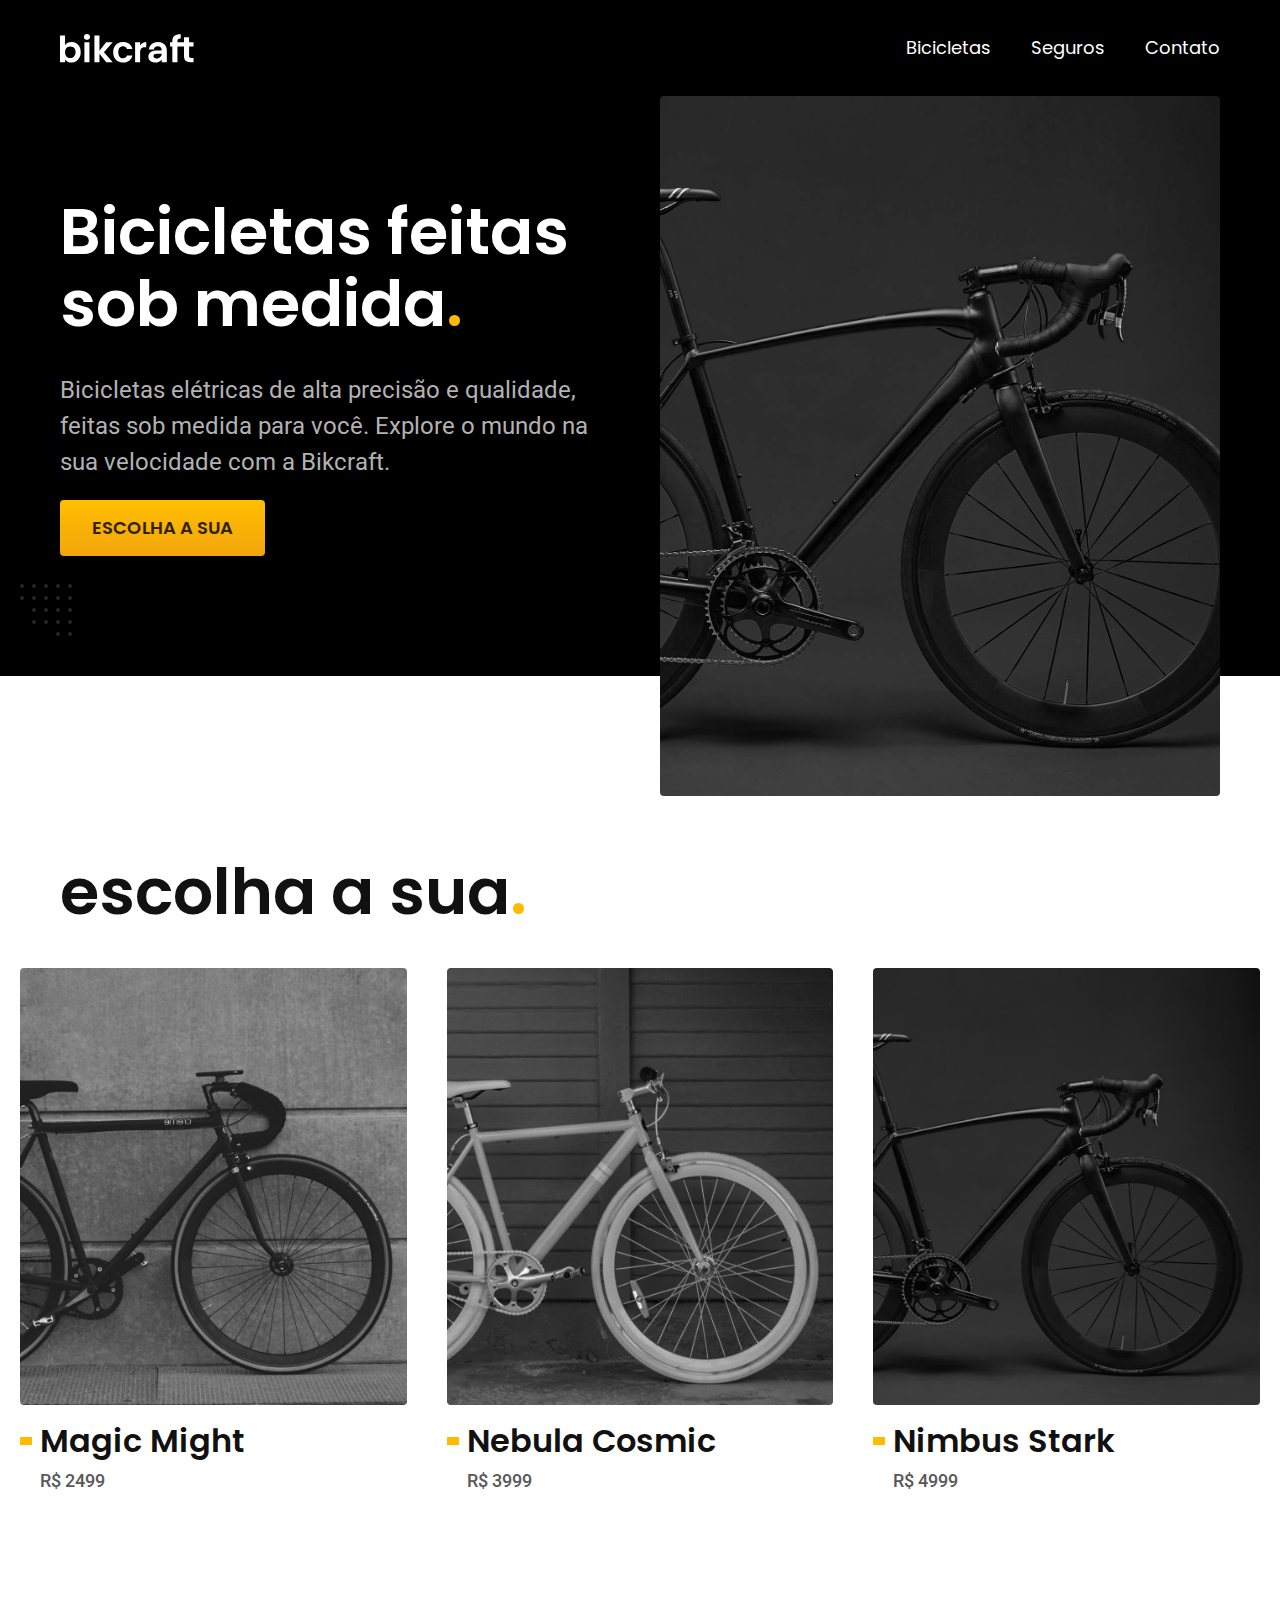
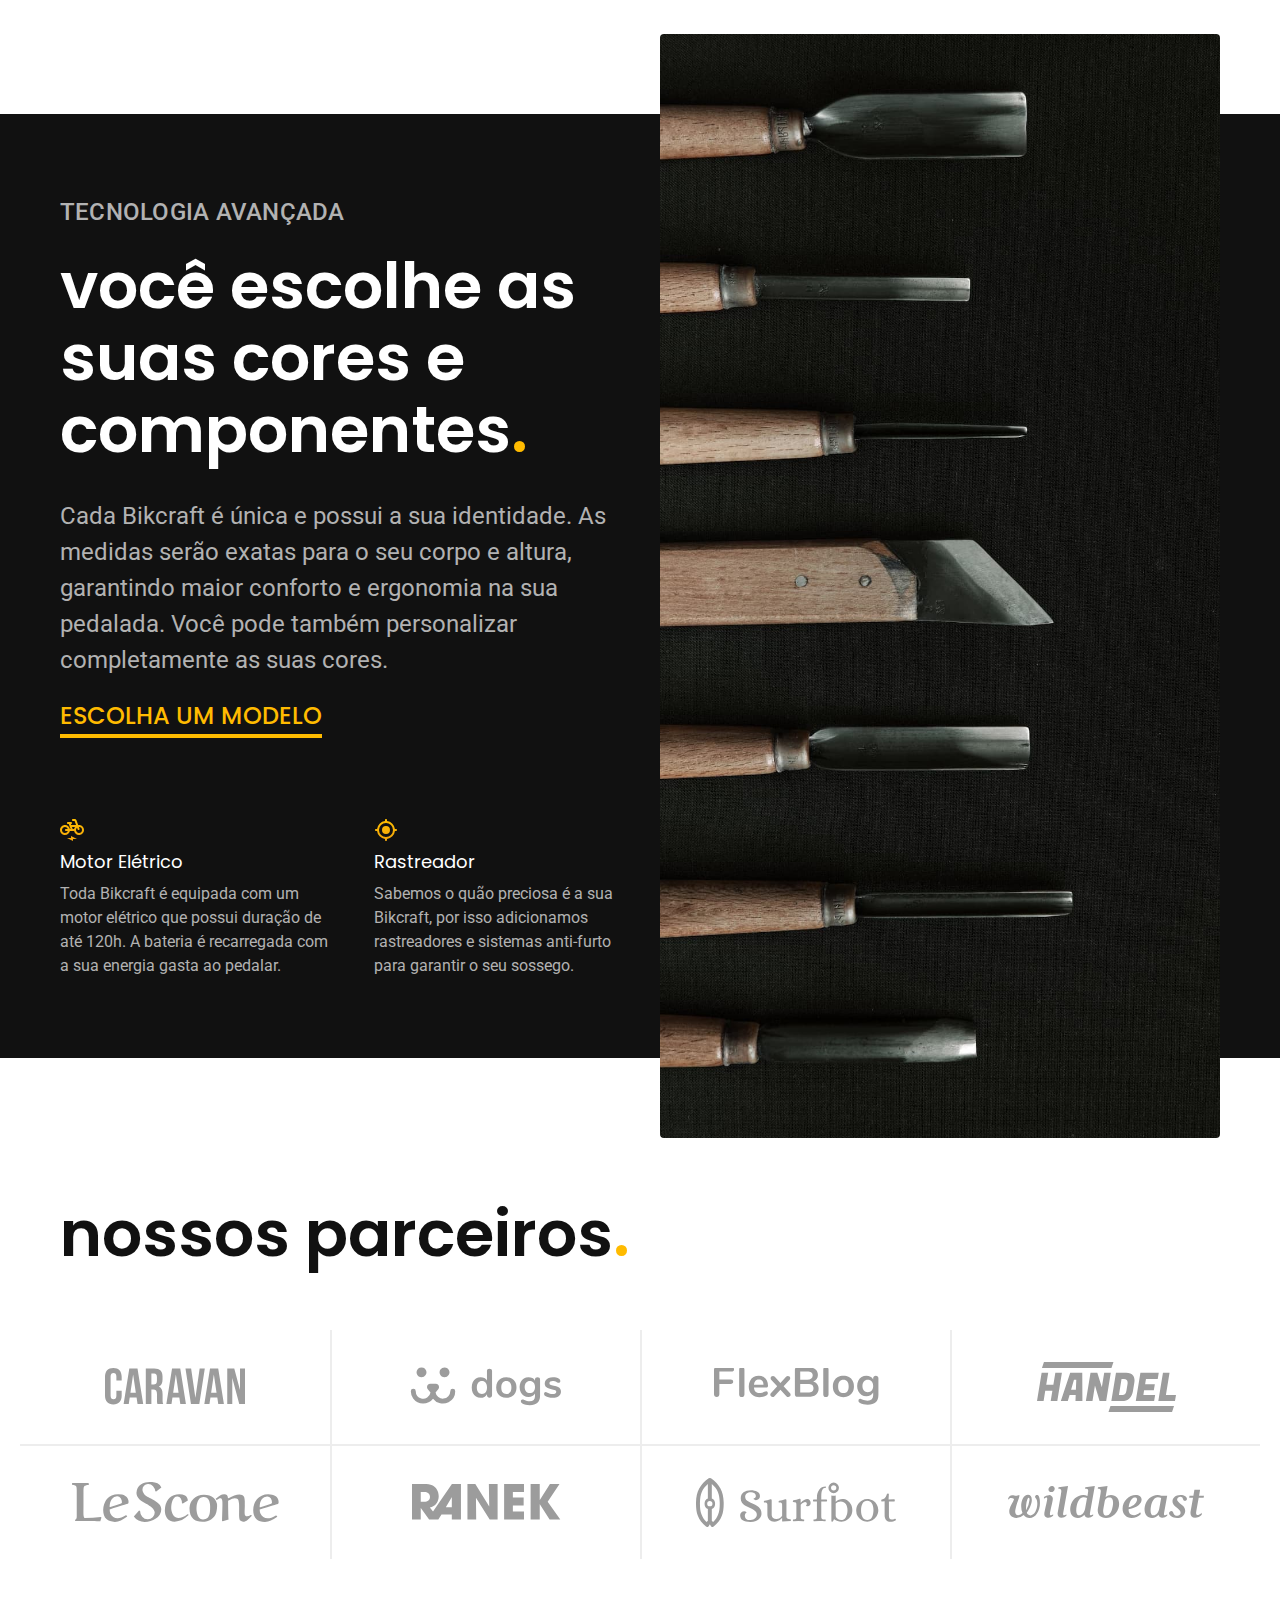
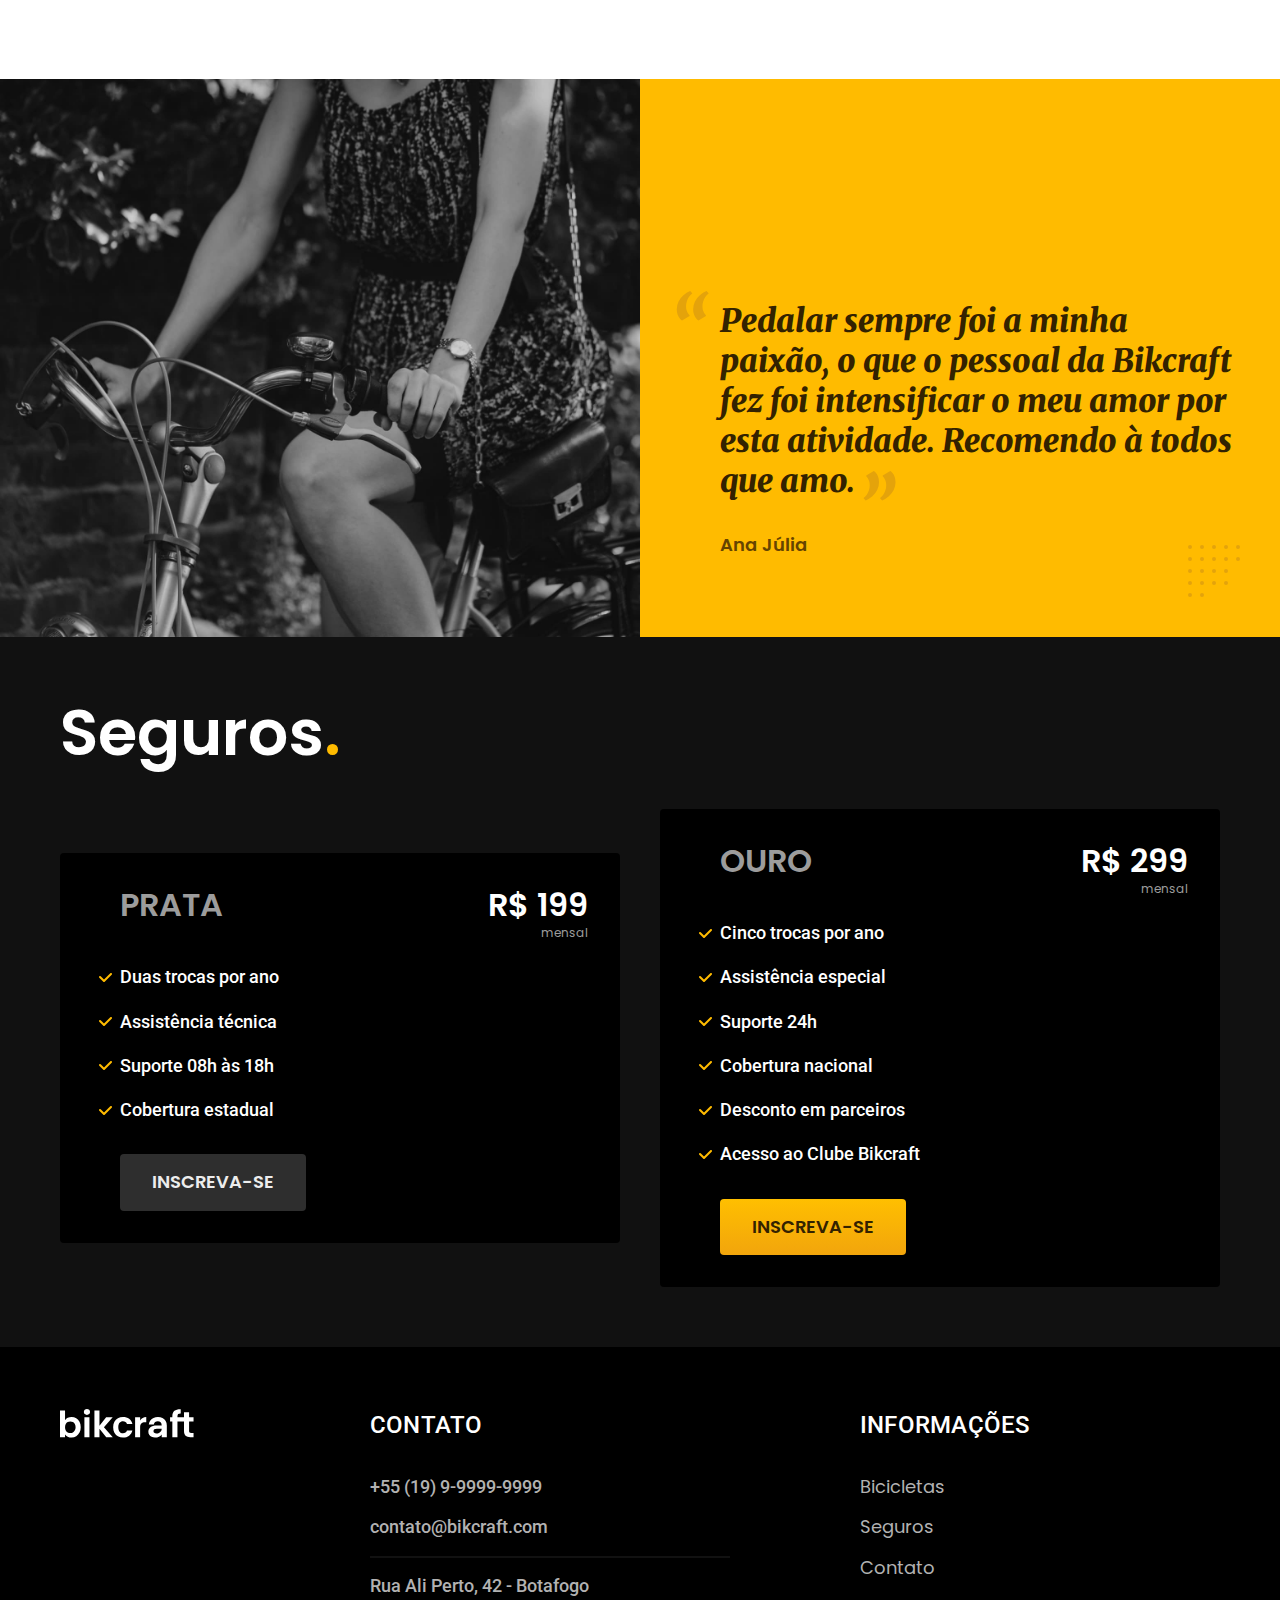
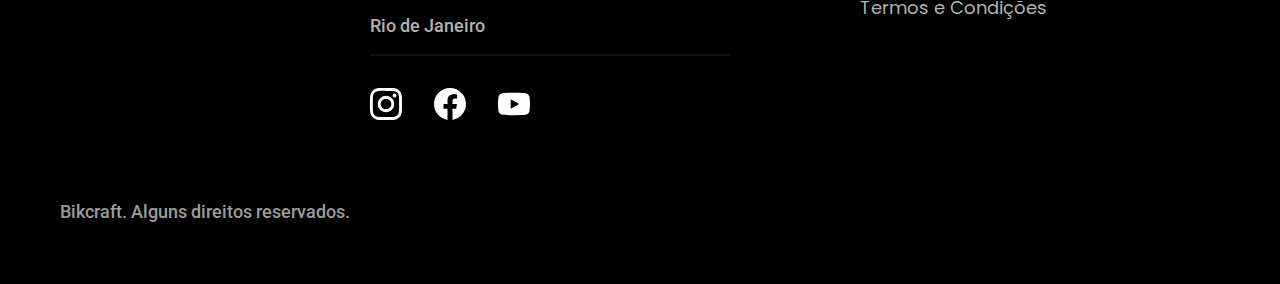
<file: index.html>
<!DOCTYPE html>
<html lang="pt-BR">
<head>
   <meta charset="UTF-8">
   <meta http-equiv="X-UA-Compatible" content="IE=edge">
   <meta name="viewport" content="width=device-width, initial-scale=1.0">
   <title>Bikcraft - Bicicletas Elétricas</title>
   <meta name="description" content="Bicicletas elétricas de alta precisão e qualidade, feitas sob medida para você. Explore o mundo na sua velocidade com a Bikcraft.">
   <link rel="preload" href="css/style.min.css" as="style">
   <link rel="stylesheet" href="css/style.min.css">
   <link rel="icon" href="favicon.svg" type="image/svg+xml">
   <link rel="preconnect" href="https://fonts.googleapis.com">
   <link rel="preconnect" href="https://fonts.gstatic.com" crossorigin>
   <link rel="stylesheet" href="https://fonts.googleapis.com/css2?family=Merriweather:ital,wght@1,900&family=Poppins:wght@400;600&family=Roboto:wght@400;500&display=swap">
   <script>document.documentElement.classList.add("js")</script>
</head>
<body>
   <header class="header-bg">
      <div class="container header">
         <a href="index.html">
            <img src="img/bikcraft.svg" width="136" height="32" alt="Bikcraft">
         </a>

         <nav aria-label="primária">
            <ul class="header-menu font-1-m cor-0">
               <li><a href="bicicletas.html">Bicicletas</a></li>
               <li><a href="seguros.html">Seguros</a></li>
               <li><a href="contato.html">Contato</a></li>
            </ul>
         </nav>
      </div>
   </header>

   <main class="introducao-bg">
      <div class="container introducao">
         <div class="introducao-conteudo">
            <h1 class="font-1-xxl cor-0 fadeInDown" data-anime="200">Bicicletas feitas sob medida<span class="cor-p1">.</span></h1>
            <p class="font-2-l cor-5 fadeInDown" data-anime="400">Bicicletas elétricas de alta precisão e qualidade, feitas sob medida para você. Explore o mundo na sua velocidade com a Bikcraft.</p>
            <a class="botao fadeInDown" href="bicicletas.html" data-anime="600">Escolha a sua</a>
         </div>

         <picture class="fadeInDown" data-anime="800">
            <source media="(max-width: 800px)" srcset="img/bicicletas/nimbus.jpg">
            <img src="img/fotos/introducao.jpg" width="1280" height="1600" alt="Bicicleta elétrica preta.">
         </picture>
      </div>
   </main>

   <article class="bicicletas-lista">
      <h2 class="container font-1-xxl">escolha a sua<span class="cor-p1">.</span></h2>

      <ul>
         <li>
            <a href="bicicletas/magic.html">
               <img src="img/bicicletas/magic-home.jpg" width="920" height="1040" alt="Bicicleta Magic">
               <h3 class="font-1-xl">Magic Might</h3>
               <span class="font-2-m cor-8">R$ 2499</span>
            </a>
         </li>

         <li>
            <a href="bicicletas/nebula.html">
               <img src="img/bicicletas/nebula-home.jpg" width="920" height="1040" alt="Nebula Cosmic">
               <h3 class="font-1-xl">Nebula Cosmic</h3>
               <span class="font-2-m cor-8">R$ 3999</span>
            </a>
         </li>

         <li>
            <a href="bicicletas/nimbus.html">
               <img src="img/bicicletas/nimbus-home.jpg" width="920" height="1040" alt="Nimbus Stark">
               <h3 class="font-1-xl">Nimbus Stark</h3>
               <span class="font-2-m cor-8">R$ 4999</span>
            </a>
         </li>
      </ul>
   </article>

   <article class="tecnologia-bg">
      <div class="container tecnologia">
         <div class="tecnologia-conteudo cor-0">
            <span class="font-2-l-b cor-5">Tecnologia avançada</span>
            <h2 class="font-1-xxl">você escolhe as suas cores e componentes<span class="cor-p1">.</span></h2>
            <p class="font-2-l cor-5">Cada Bikcraft é única e possui a sua identidade. As medidas serão exatas para o seu corpo e altura, garantindo maior conforto e ergonomia na sua pedalada. Você pode também personalizar completamente as suas cores.</p>
            <a class="link" href="bicicletas.html">Escolha um modelo</a>

            <div class="tecnologia-vantagens">
               <div>
                  <img src="img/icones/eletrica.svg" width="24" height="24" alt="">
                  <h3 class="font-1-m">Motor Elétrico</h3>
                  <p class="font-2-s cor-5">Toda Bikcraft é equipada com um motor elétrico que possui duração de até 120h. A bateria é recarregada com a sua energia gasta ao pedalar.</p>
               </div>

               <div>
                  <img src="img/icones/rastreador.svg" width="24" height="24" alt="">
                  <h3 class="font-1-m">Rastreador</h3>
                  <p class="font-2-s cor-5">Sabemos o quão preciosa é a sua Bikcraft, por isso adicionamos rastreadores e sistemas anti-furto para garantir o seu sossego.</p>
               </div>
            </div>
         </div>

         <div class="tecnologia-imagem">
            <img src="img/fotos/tecnologia.jpg" width="1200" height="1920" alt="">
         </div>
      </div>
   </article>

   <section class="parceiros" aria-label="Nossos Parceiros">
      <h2 class="container font-1-xxl">nossos parceiros<span class="cor-p1">.</span></h2>

      <ul>
         <li><img src="img/parceiros/caravan.svg" width="140" height="38" alt="Caravan"></li>
         <li><img src="img/parceiros/dogs.svg" width="152" height="39" alt="Dogs"></li>
         <li><img src="img/parceiros/flexblog.svg" width="165" height="38" alt="Flexbox"></li>
         <li><img src="img/parceiros/handel.svg" width="139" height="50" alt="Handel"></li>
         <li><img src="img/parceiros/lescone.svg" width="208" height="41" alt="Lescone"></li>
         <li><img src="img/parceiros/ranek.svg" width="149" height="36" alt="Ranek"></li>
         <li><img src="img/parceiros/surfbot.svg" width="200" height="49" alt="Surfbot"></li>
         <li><img src="img/parceiros/wildbeast.svg" width="196" height="34" alt="Wildbeast"></li>
      </ul>
   </section>

   <section class="depoimento" aria-label="Depoimento">
      <div>
         <img src="img/fotos/depoimento.jpg" width="1560" height="1360" alt="Pessoa pedalando uma Bikcraft">
      </div>

      <div class="depoimento-conteudo">
         <blockquote class="font-1-xl cor-p5">
            <p>Pedalar sempre foi a minha paixão, o que o pessoal da Bikcraft fez foi intensificar o meu amor por esta atividade. Recomendo à todos que amo.</p>
         </blockquote>
         <span class="font-1-m-b cor-p4">Ana Júlia</span>
      </div>
   </section>

   <article class="seguros-bg">
      <div class="container seguros">
         <h2 class="font-1-xxl cor-0">Seguros<span class="cor-p1">.</span></h2>

         <div class="seguros-item">
            <h3 class="font-1-xl cor-6">PRATA</h3>
            <span class="font-1-xl cor-0">R$ 199 <span class="font-1-xs cor-6">mensal</span></span>

            <ul class="font-2-m cor-0">
               <li>Duas trocas por ano</li>
               <li>Assistência técnica</li>
               <li>Suporte 08h às 18h</li>
               <li>Cobertura estadual</li>
            </ul>

            <a class="botao secundario" href="orcamento.html">Inscreva-se</a>
         </div>

         <div class="seguros-item">
            <h3 class="font-1-xl cor-6">OURO</h3>
            <span class="font-1-xl cor-0">R$ 299 <span class="font-1-xs cor-6">mensal</span></span>

            <ul class="font-2-m cor-0">
               <li>Cinco trocas por ano</li>
               <li>Assistência especial</li>
               <li>Suporte 24h</li>
               <li>Cobertura nacional</li>
               <li>Desconto em parceiros</li>
               <li>Acesso ao Clube Bikcraft</li>
            </ul>

            <a class="botao" href="orcamento.html">Inscreva-se</a>
         </div>
      </div>
   </article>

   <footer class="footer-bg">
      <div class="container footer">
         <img src="img/bikcraft.svg" width="136" height="32" alt="Bikcraft">

         <div class="footer-contato">
            <h3 class="font-2-l-b cor-0">Contato</h3>
            
            <ul class="font-2-m cor-5">
               <li><a href="tel:+5519999999999">+55 (19) 9-9999-9999</a></li>
               <li><a href="mailto:contato@bikcraft.com">contato@bikcraft.com</a></li>
               <li>Rua Ali Perto, 42 - Botafogo</li>
               <li>Rio de Janeiro</li>
            </ul>

            <div class="footer-redes">
               <a href="/"><img src="img/redes/instagram.svg" width="32" height="32"  alt="Instagram"></a>
               <a href="/"><img src="img/redes/facebook.svg" width="32" height="32" alt="Facebook"></a>
               <a href="/"><img src="img/redes/youtube.svg" width="32" height="32" alt="Youtube"></a>
            </div>
         </div>

         <div class="footer-informacoes">
            <h3 class="font-2-l-b cor-0">Informações</h3>

            <nav>
               <ul class="font-1-m cor-5">
                  <li><a href="bicicletas.html">Bicicletas</a></li>
                  <li><a href="seguros.html">Seguros</a></li>
                  <li><a href="contato.html">Contato</a></li>
                  <li><a href="termos.html">Termos e Condições</a></li>
               </ul>
            </nav>
         </div>

         <p class="footer-copy font-2-m cor-6">Bikcraft. Alguns direitos reservados.</p>
      </div>
   </footer>

   <script src="js/plugins/simple-anime.js"></script>
   <script src="js/script.js"></script>
</body>
</html>
</file>
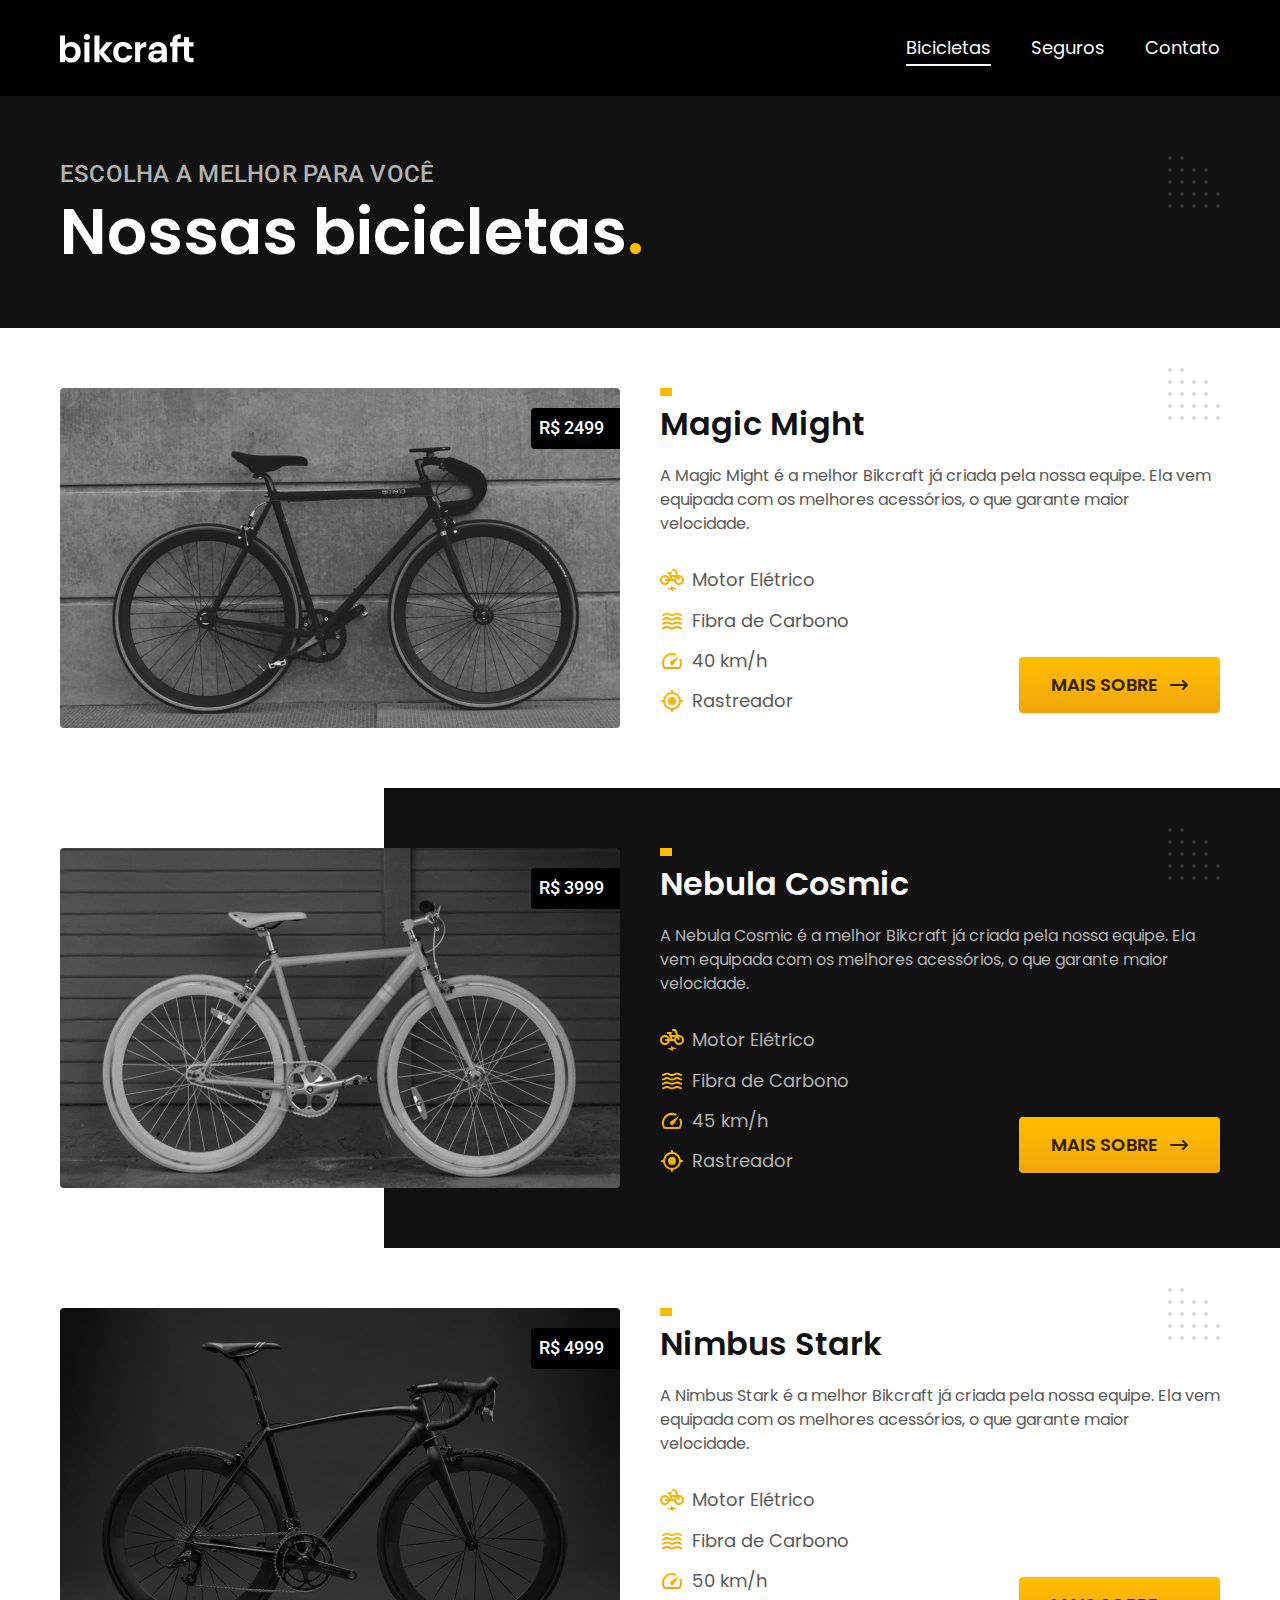
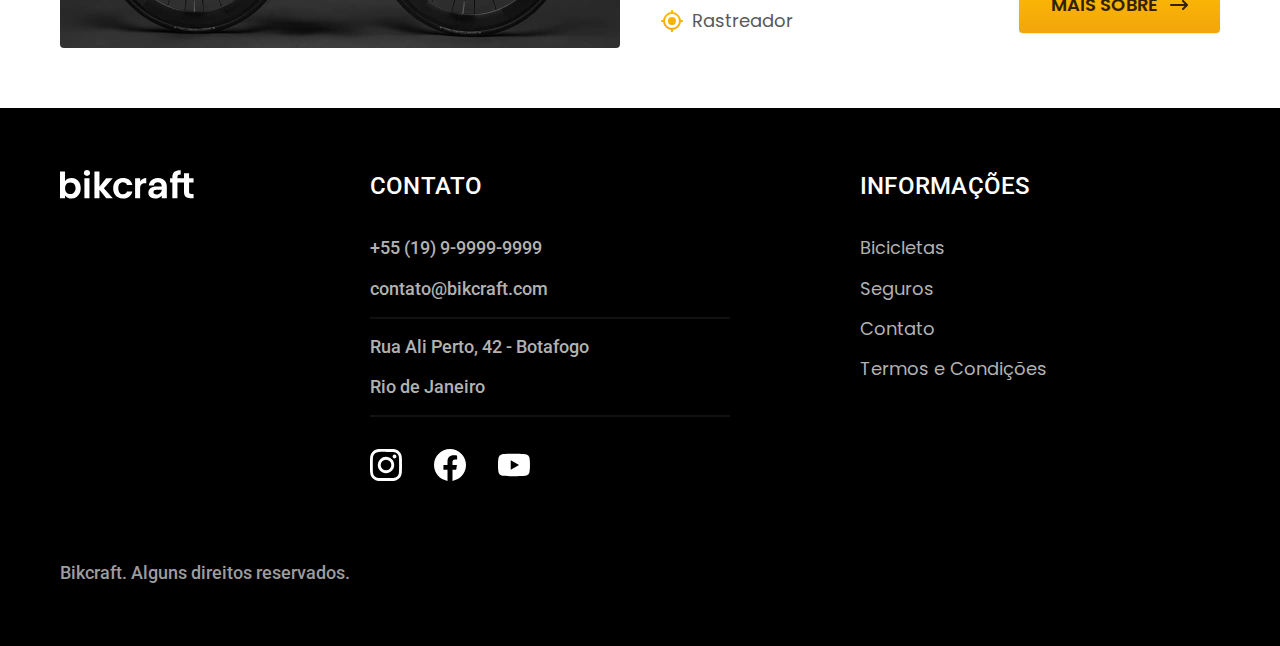
<file: bicicletas.html>
<!DOCTYPE html>
<html lang="pt-BR">
<head>
   <meta charset="UTF-8">
   <meta http-equiv="X-UA-Compatible" content="IE=edge">
   <meta name="viewport" content="width=device-width, initial-scale=1.0">
   <title>Bicicletas | Bikcraft - Bicicletas Elétricas</title>
   <meta name="description" content="Bicicletas elétricas de alta precisão e qualidade, feitas sob medida para você. Explore o mundo na sua velocidade com a Bikcraft.">
   <link rel="preload" href="css/style.min.css" as="style">
   <link rel="stylesheet" href="css/style.min.css">
   <link rel="icon" href="favicon.svg" type="image/svg+xml">
   <link rel="preconnect" href="https://fonts.googleapis.com">
   <link rel="preconnect" href="https://fonts.gstatic.com" crossorigin>
   <link rel="stylesheet" href="https://fonts.googleapis.com/css2?family=Merriweather:ital,wght@1,900&family=Poppins:wght@400;600&family=Roboto:wght@400;500&display=swap">
   <script>document.documentElement.classList.add("js")</script>
</head>
<body id="bicicletas">
   <header class="header-bg">
      <div class="container header">
         <a href="index.html">
            <img src="img/bikcraft.svg" alt="Bikcraft">
         </a>

         <nav aria-label="primária">
            <ul class="header-menu font-1-m cor-0">
               <li><a href="bicicletas.html">Bicicletas</a></li>
               <li><a href="seguros.html">Seguros</a></li>
               <li><a href="contato.html">Contato</a></li>
            </ul>
         </nav>
      </div>
   </header>

   <main>
      <div class="titulo-bg">
         <div class="titulo container">
            <p class="font-2-l-b cor-5">Escolha a melhor para você</p>
            <h1 class="font-1-xxl cor-0">Nossas bicicletas<span class="cor-p1">.</span></h1>
         </div>
      </div>

      <div class="bicicletas container">
         <div class="bicicletas-imagem">
            <img src="img/bicicletas/magic.jpg" alt="Bicicleta preta">
            <span class="font-2-m cor-0">R$ 2499</span>
         </div>

         <div class="bicicletas-conteudo">
            <h2 class="font-1-xl">Magic Might</h2>
            <p class="font-1-s cor-8">A Magic Might é a melhor Bikcraft já criada pela nossa equipe. Ela vem equipada com os melhores acessórios, o que garante maior velocidade.</p>

            <ul class="font-1-m cor-8">
               <li>
                  <img src="img/icones/eletrica.svg" alt="">
                  Motor Elétrico
               </li>

               <li>
                  <img src="img/icones/carbono.svg" alt="">
                  Fibra de Carbono
               </li>

               <li>
                  <img src="img/icones/velocidade.svg" alt="">
                  40 km/h
               </li>

               <li>
                  <img src="img/icones/rastreador.svg" alt="">
                  Rastreador
               </li>
            </ul>

            <a class="botao seta" href="bicicletas/magic.html">Mais sobre</a>
         </div>
      </div>

      <div class="bicicletas-bg">
         <div class="bicicletas container">
            <div class="bicicletas-imagem">
               <img src="img/bicicletas/nebula.jpg" alt="Bicicleta preta">
               <span class="font-2-m cor-0">R$ 3999</span>
            </div>

            <div class="bicicletas-conteudo">
               <h2 class="font-1-xl cor-0">Nebula Cosmic</h2>
               <p class="font-1-s cor-5">A Nebula Cosmic é a melhor Bikcraft já criada pela nossa equipe. Ela vem equipada com os melhores acessórios, o que garante maior velocidade.</p>

               <ul class="font-1-m cor-5">
                  <li>
                     <img src="img/icones/eletrica.svg" alt="">
                     Motor Elétrico
                  </li>

                  <li>
                     <img src="img/icones/carbono.svg" alt="">
                     Fibra de Carbono
                  </li>

                  <li>
                     <img src="img/icones/velocidade.svg" alt="">
                     45 km/h
                  </li>

                  <li>
                     <img src="img/icones/rastreador.svg" alt="">
                     Rastreador
                  </li>
               </ul>

               <a class="botao seta" href="bicicletas/nebula.html">Mais sobre</a>
            </div>
         </div>
      </div>

      <div class="bicicletas container">
         <div class="bicicletas-imagem">
            <img src="img/bicicletas/nimbus.jpg" alt="Bicicleta preta">
            <span class="font-2-m cor-0">R$ 4999</span>
         </div>

         <div class="bicicletas-conteudo">
            <h2 class="font-1-xl">Nimbus Stark</h2>
            <p class="font-1-s cor-8">A Nimbus Stark é a melhor Bikcraft já criada pela nossa equipe. Ela vem equipada com os melhores acessórios, o que garante maior velocidade.</p>

            <ul class="font-1-m cor-8">
               <li>
                  <img src="img/icones/eletrica.svg" alt="">
                  Motor Elétrico
               </li>

               <li>
                  <img src="img/icones/carbono.svg" alt="">
                  Fibra de Carbono
               </li>

               <li>
                  <img src="img/icones/velocidade.svg" alt="">
                  50 km/h
               </li>

               <li>
                  <img src="img/icones/rastreador.svg" alt="">
                  Rastreador
               </li>
            </ul>

            <a class="botao seta" href="bicicletas/nimbus.html">Mais sobre</a>
         </div>
      </div>
   </main>

   <footer class="footer-bg">
      <div class="container footer">
         <img src="img/bikcraft.svg" alt="Bikcraft">

         <div class="footer-contato">
            <h3 class="font-2-l-b cor-0">Contato</h3>
            
            <ul class="font-2-m cor-5">
               <li><a href="tel:+5519999999999">+55 (19) 9-9999-9999</a></li>
               <li><a href="mailto:contato@bikcraft.com">contato@bikcraft.com</a></li>
               <li>Rua Ali Perto, 42 - Botafogo</li>
               <li>Rio de Janeiro</li>
            </ul>

            <div class="footer-redes">
               <a href="/"><img src="img/redes/instagram.svg" alt="Instagram"></a>
               <a href="/"><img src="img/redes/facebook.svg" alt="Facebook"></a>
               <a href="/"><img src="img/redes/youtube.svg" alt="Youtube"></a>
            </div>
         </div>

         <div class="footer-informacoes">
            <h3 class="font-2-l-b cor-0">Informações</h3>

            <nav>
               <ul class="font-1-m cor-5">
                  <li><a href="bicicletas.html">Bicicletas</a></li>
                  <li><a href="seguros.html">Seguros</a></li>
                  <li><a href="contato.html">Contato</a></li>
                  <li><a href="termos.html">Termos e Condições</a></li>
               </ul>
            </nav>
         </div>

         <p class="footer-copy font-2-m cor-6">Bikcraft. Alguns direitos reservados.</p>
      </div>
   </footer>

   <script src="js/script.js"></script>
</body>
</html>
</file>
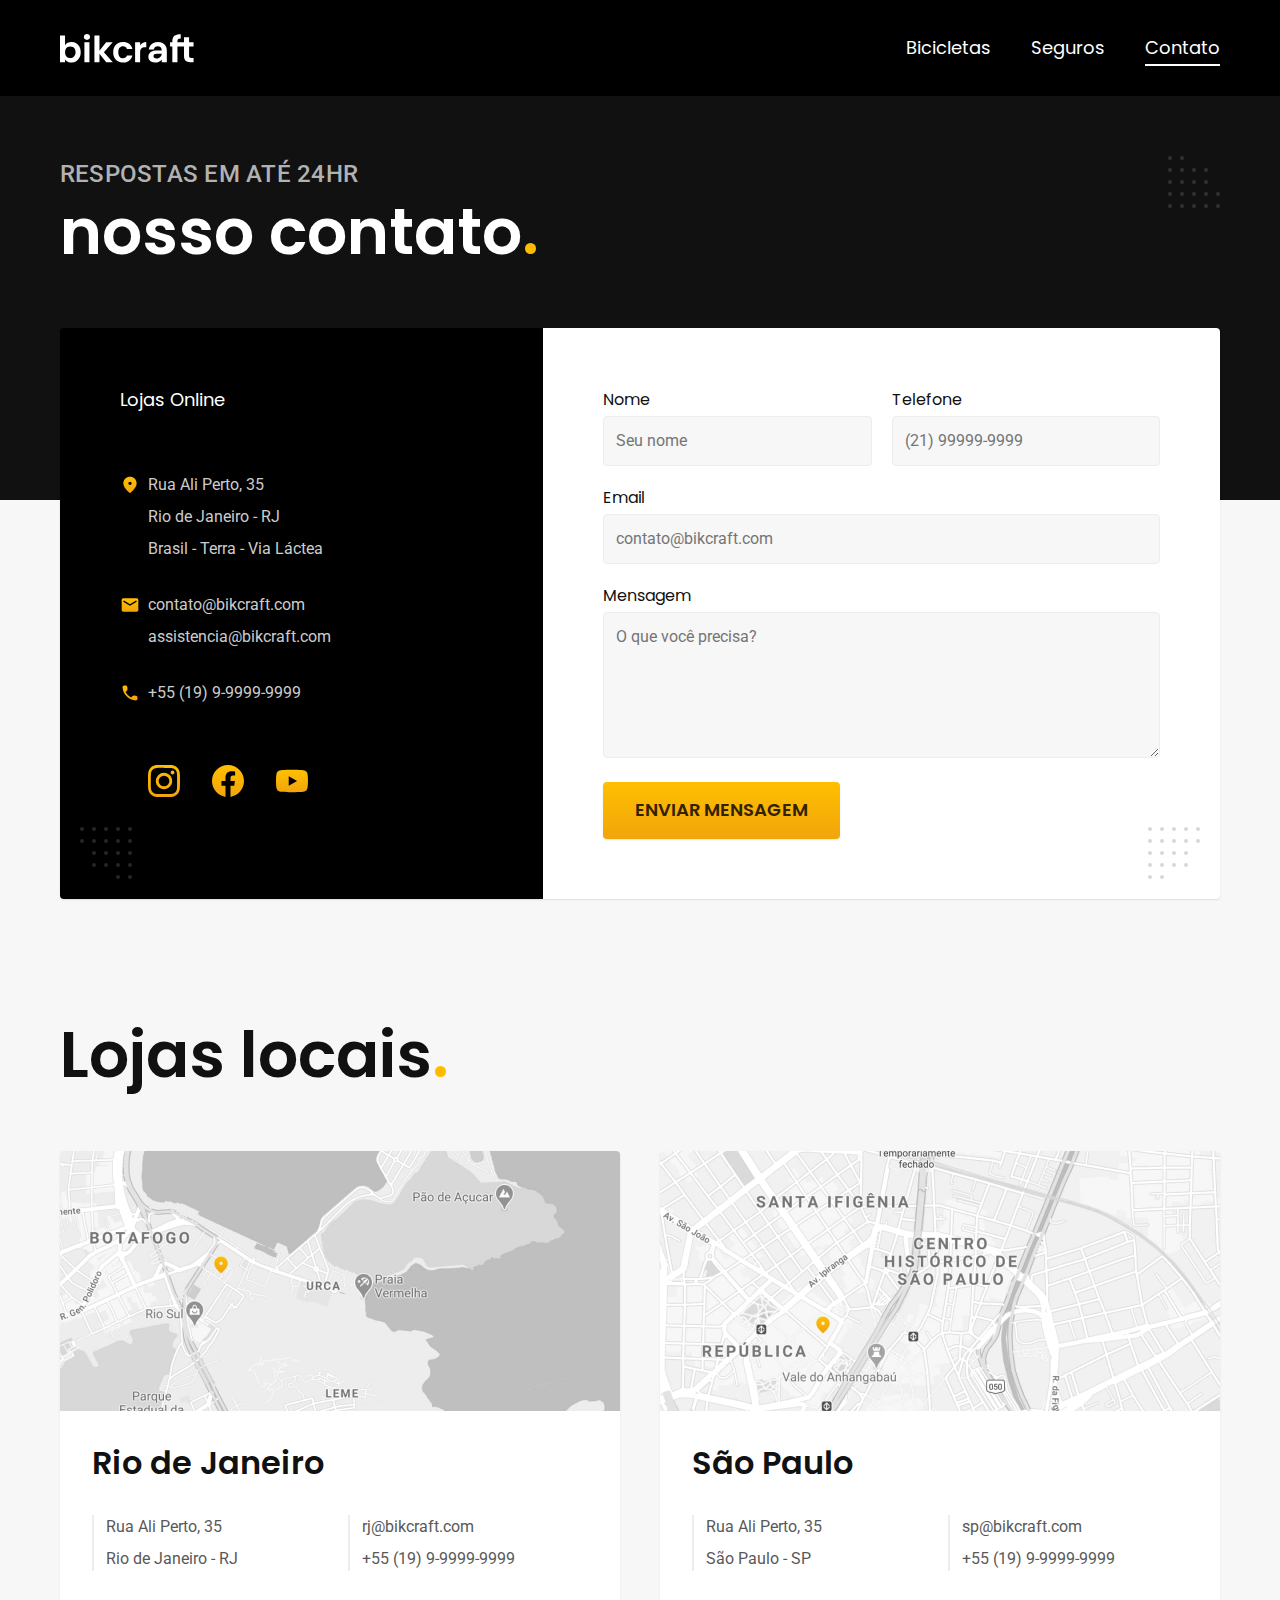
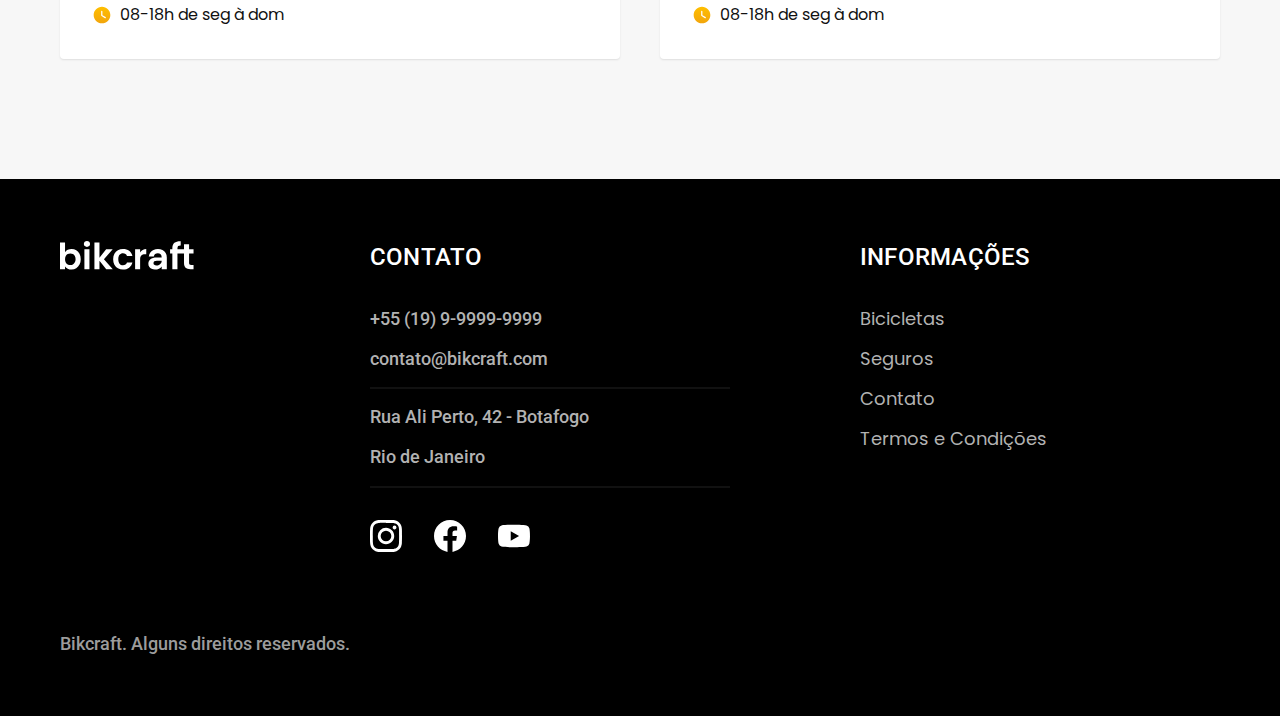
<file: contato.html>
<!DOCTYPE html>
<html lang="pt-BR">
<head>
   <meta charset="UTF-8">
   <meta http-equiv="X-UA-Compatible" content="IE=edge">
   <meta name="viewport" content="width=device-width, initial-scale=1.0">
   <title>Contato | Bikcraft - Bicicletas Elétricas</title>
   <meta name="description" content="Bicicletas elétricas de alta precisão e qualidade, feitas sob medida para você. Explore o mundo na sua velocidade com a Bikcraft.">
   <link rel="preload" href="css/style.min.css" as="style">
   <link rel="stylesheet" href="css/style.min.css">
   <link rel="icon" href="favicon.svg" type="image/svg+xml">
   <link rel="preconnect" href="https://fonts.googleapis.com">
   <link rel="preconnect" href="https://fonts.gstatic.com" crossorigin>
   <link rel="stylesheet" href="https://fonts.googleapis.com/css2?family=Merriweather:ital,wght@1,900&family=Poppins:wght@400;600&family=Roboto:wght@400;500&display=swap">
   <script>document.documentElement.classList.add("js")</script>
</head>
<body id="contato">
   <header class="header-bg">
      <div class="container header">
         <a href="index.html">
            <img src="img/bikcraft.svg" alt="Bikcraft">
         </a>

         <nav aria-label="primária">
            <ul class="header-menu font-1-m cor-0">
               <li><a href="bicicletas.html">Bicicletas</a></li>
               <li><a href="seguros.html">Seguros</a></li>
               <li><a href="contato.html">Contato</a></li>
            </ul>
         </nav>
      </div>
   </header>

   <main>
      <div class="titulo-bg">
         <div class="titulo container">
            <p class="font-2-l-b cor-5">Respostas em até 24hr</p>
            <h1 class="font-1-xxl cor-0">nosso contato<span class="cor-p1">.</span></h1>
         </div>
      </div>

      <div class="contato container">
         <section class="contato-dados" aria-label="Endereço">
            <h2 class="font-1-m cor-0">Lojas Online</h2>

            <div class="contato-endereco font-2-s cor-4">
               <p>Rua Ali Perto, 35</p>
               <p>Rio de Janeiro - RJ</p>
               <p>Brasil - Terra - Via Láctea</p>
            </div>

            <address class="contato-meios font-2-s cor-4">
               <a href="mailto:contato@bikcraft.com">contato@bikcraft.com</a>
               <a href="mailto:assistencia@bikcraft.com">assistencia@bikcraft.com</a>
               <a href="tel:+5519999999999">+55 (19) 9-9999-9999</a>
            </address>

            <div class="contato-redes">
               <a href="/"><img src="img/redes/instagram-p.svg" alt="Instagram"></a>
               <a href="/"><img src="img/redes/facebook-p.svg" alt="Facebook"></a>
               <a href="/"><img src="img/redes/youtube-p.svg" alt="Youtube"></a>
            </div>
         </section>

         <section class="contato-formulario" aria-label="Formulário">
            <form class="form" action="contato.html">
               <div>
                  <label for="nome">Nome</label>
                  <input type="text" id="nome" name="nome" placeholder="Seu nome">
               </div>

               <div>
                  <label for="telefone">Telefone</label>
                  <input type="tel" id="telefone" name="telefone" placeholder="(21) 99999-9999">
               </div>

               <div class="col-2">
                  <label for="email">Email</label>
                  <input type="email" id="email" name="email" placeholder="contato@bikcraft.com">
               </div>

               <div class="col-2">
                  <label for="mensagem">Mensagem</label>
                  <textarea rows="5" id="mensagem" name="mensagem" placeholder="O que você precisa?"></textarea>
               </div>

               <button class="botao col-2">Enviar mensagem</button>
            </form>
         </section>
      </div>
   </main>

   <article class="lojas container">
      <h2 class="font-1-xxl">Lojas locais<span class="cor-p1">.</span></h2>

      <div class="lojas-item">
         <img src="img/lojas/rj.jpg" alt="Mapa marcando o endereço em Rua Ali Perto, 35 - Rio de Janeiro - RJ">
         
         <div class="lojas-conteudo">
            <h3 class="font-1-xl">Rio de Janeiro</h3>

            <div class="lojas-dados font-2-s cor-8">
               <p>Rua Ali Perto, 35</p>
               <p>Rio de Janeiro - RJ</p>
            </div>
   
            <div class="lojas-dados font-2-s cor-8">
               <a href="mailto:rj@bikcraft.com">rj@bikcraft.com</a>
               <a href="tel:+5519999999999">+55 (19) 9-9999-9999</a>
            </div>
   
            <p class="font-1-s"><img src="img/icones/horario.svg" alt="">08-18h de seg à dom</p>
         </div>
      </div>

      <div class="lojas-item">
         <img src="img/lojas/sp.jpg" alt="Mapa marcando o endereço em Rua Ali Perto, 35 - São Paulo - SP">
         
         <div class="lojas-conteudo">
            <h3 class="font-1-xl">São Paulo</h3>

            <div class="lojas-dados font-2-s cor-8">
               <p>Rua Ali Perto, 35</p>
               <p>São Paulo - SP</p>
            </div>
   
            <div class="lojas-dados font-2-s cor-8">
               <a href="mailto:sp@bikcraft.com">sp@bikcraft.com</a>
               <a href="tel:+5519999999999">+55 (19) 9-9999-9999</a>
            </div>
   
            <p class="font-1-s"><img src="img/icones/horario.svg" alt="">08-18h de seg à dom</p>
         </div>
      </div>
   </article>

   <footer class="footer-bg">
      <div class="container footer">
         <img src="img/bikcraft.svg" alt="Bikcraft">

         <div class="footer-contato">
            <h3 class="font-2-l-b cor-0">Contato</h3>
            
            <ul class="font-2-m cor-5">
               <li><a href="tel:+5519999999999">+55 (19) 9-9999-9999</a></li>
               <li><a href="mailto:contato@bikcraft.com">contato@bikcraft.com</a></li>
               <li>Rua Ali Perto, 42 - Botafogo</li>
               <li>Rio de Janeiro</li>
            </ul>

            <div class="footer-redes">
               <a href="/"><img src="img/redes/instagram.svg" alt="Instagram"></a>
               <a href="/"><img src="img/redes/facebook.svg" alt="Facebook"></a>
               <a href="/"><img src="img/redes/youtube.svg" alt="Youtube"></a>
            </div>
         </div>

         <div class="footer-informacoes">
            <h3 class="font-2-l-b cor-0">Informações</h3>

            <nav>
               <ul class="font-1-m cor-5">
                  <li><a href="bicicletas.html">Bicicletas</a></li>
                  <li><a href="seguros.html">Seguros</a></li>
                  <li><a href="contato.html">Contato</a></li>
                  <li><a href="termos.html">Termos e Condições</a></li>
               </ul>
            </nav>
         </div>

         <p class="footer-copy font-2-m cor-6">Bikcraft. Alguns direitos reservados.</p>
      </div>
   </footer>

   <script src="js/script.js"></script>
</body>
</html>
</file>
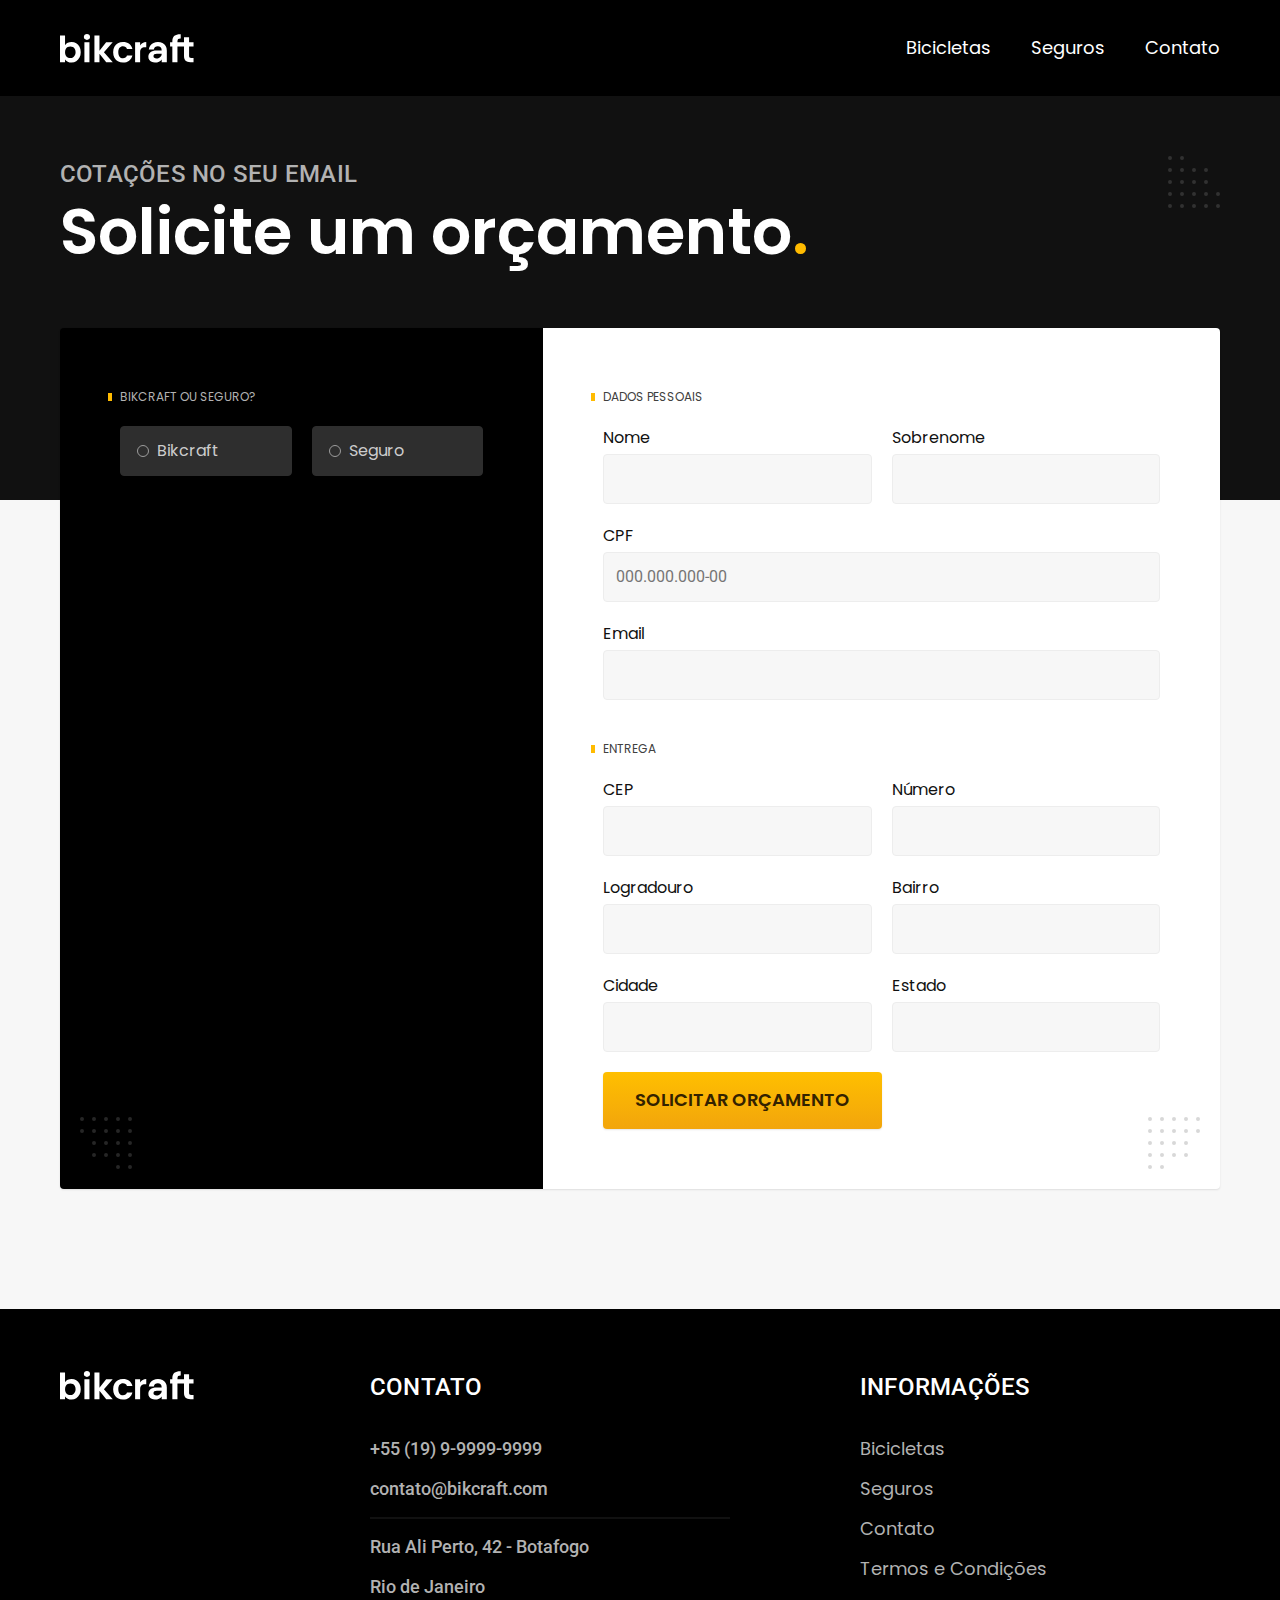
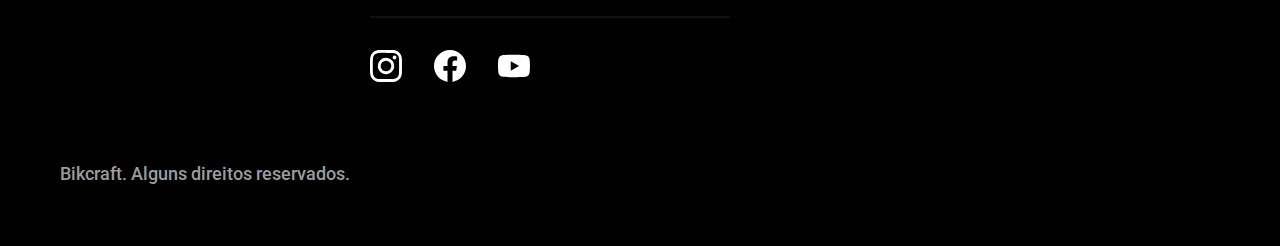
<file: orcamento.html>
<!DOCTYPE html>
<html lang="pt-BR">
<head>
   <meta charset="UTF-8">
   <meta http-equiv="X-UA-Compatible" content="IE=edge">
   <meta name="viewport" content="width=device-width, initial-scale=1.0">
   <title>Orçamento | Bikcraft - Bicicletas Elétricas</title>
   <meta name="description" content="Bicicletas elétricas de alta precisão e qualidade, feitas sob medida para você. Explore o mundo na sua velocidade com a Bikcraft.">
   <link rel="preload" href="css/style.min.css" as="style">
   <link rel="stylesheet" href="css/style.min.css">
   <link rel="icon" href="favicon.svg" type="image/svg+xml">
   <link rel="preconnect" href="https://fonts.googleapis.com">
   <link rel="preconnect" href="https://fonts.gstatic.com" crossorigin>
   <link rel="stylesheet" href="https://fonts.googleapis.com/css2?family=Merriweather:ital,wght@1,900&family=Poppins:wght@400;600&family=Roboto:wght@400;500&display=swap">
   <script>document.documentElement.classList.add("js")</script>
</head>
<body id="orcamento">
   <header class="header-bg">
      <div class="container header">
         <a href="index.html">
            <img src="img/bikcraft.svg" alt="Bikcraft">
         </a>

         <nav aria-label="primária">
            <ul class="header-menu font-1-m cor-0">
               <li><a href="bicicletas.html">Bicicletas</a></li>
               <li><a href="seguros.html">Seguros</a></li>
               <li><a href="contato.html">Contato</a></li>
            </ul>
         </nav>
      </div>
   </header>

   <main>
      <div class="titulo-bg">
         <div class="titulo container">
            <p class="font-2-l-b cor-5">Cotações no seu email</p>
            <h1 class="font-1-xxl cor-0">Solicite um orçamento<span class="cor-p1">.</span></h1>
         </div>
      </div>

      <form class="orcamento container" action="">
         <div class="orcamento-produto">
            <h2 class="font-1-xs cor-5">Bikcraft ou Seguro?</h2>

            <input type="radio" name="tipo" value="bikcraft" id="bikcraft">
            <label for="bikcraft">Bikcraft</label>

            <input type="radio" name="tipo" value="seguro" id="seguro">
            <label for="seguro">Seguro</label>

            <div class="orcamento-conteudo" id="orcamento-bikcraft">
               <h2 class="font-1-xs cor-5">Escolha a sua</h2>

               <input type="radio" name="produto" value="magic" id="magic">
               <label for="magic">Magic Might <span>R$ 2499</span></label>

               <div class="orcamento-detalhes">
                  <ul class="font-1-xs cor-8">
                     <li>
                        <img src="img/icones/eletrica.svg" alt="">
                        Motor Elétrico
                     </li>

                     <li>
                        <img src="img/icones/carbono.svg" alt="">
                        Fibra de Carbono
                     </li>

                     <li>
                        <img src="img/icones/velocidade.svg" alt="">
                        40 km/h
                     </li>

                     <li>
                        <img src="img/icones/rastreador.svg" alt="">
                        Rastreador
                     </li>
                  </ul>

                  <img src="img/bicicletas/magic.jpg" alt="Bicicleta Magic Might">
               </div>

               <input type="radio" name="produto" value="nebula" id="nebula">
               <label for="nebula">Nebula Cosmic <span>R$ 3999</span></label>

               <div class="orcamento-detalhes">
                  <ul class="font-1-xs cor-8">
                     <li>
                        <img src="img/icones/eletrica.svg" alt="">
                        Motor Elétrico
                     </li>

                     <li>
                        <img src="img/icones/carbono.svg" alt="">
                        Fibra de Carbono
                     </li>

                     <li>
                        <img src="img/icones/velocidade.svg" alt="">
                        45 km/h
                     </li>

                     <li>
                        <img src="img/icones/rastreador.svg" alt="">
                        Rastreador
                     </li>
                  </ul>

                  <img src="img/bicicletas/nebula.jpg" alt="Bicicleta Nebula Cosmic">
               </div>

               <input type="radio" name="produto" value="nimbus" id="nimbus">
               <label for="nimbus">Nimbus Stark <span>R$ 4999</span></label>

               <div class="orcamento-detalhes">
                  <ul class="font-1-xs cor-8">
                     <li>
                        <img src="img/icones/eletrica.svg" alt="">
                        Motor Elétrico
                     </li>

                     <li>
                        <img src="img/icones/carbono.svg" alt="">
                        Fibra de Carbono
                     </li>

                     <li>
                        <img src="img/icones/velocidade.svg" alt="">
                        50 km/h
                     </li>

                     <li>
                        <img src="img/icones/rastreador.svg" alt="">
                        Rastreador
                     </li>
                  </ul>

                  <img src="img/bicicletas/nimbus.jpg" alt="Bicicleta Nimbus Stark">
               </div>
            </div>

            <div class="orcamento-conteudo" id="orcamento-seguro">
               <h2 class="font-1-xs cor-5">Escolha o plano</h2>

               <input type="radio" name="produto" value="prata" id="prata">
               <label for="prata">Prata <span>R$ 199</span></label>

               <input type="radio" name="produto" value="ouro" id="ouro">
               <label for="ouro">Ouro <span>R$ 299</span></label>
            </div>
         </div>

         <div class="orcamento-dados form">
            <h2 class="font-1-xs cor-9 col-2">Dados pessoais</h2>

            <div>
               <label for="nome">Nome</label>
               <input type="text" id="nome" name="nome">
            </div>

            <div>
               <label for="sobrenome">Sobrenome</label>
               <input type="text" id="sobrenome" name="sobrenome">
            </div>

            <div class="col-2">
               <label for="cpf">CPF</label>
               <input type="text" id="cpf" name="cpf" placeholder="000.000.000-00">
            </div>

            <div class="col-2">
               <label for="email">Email</label>
               <input type="email" id="email" name="email">
            </div>

            <h2 class="font-1-xs cor-9 col-2">Entrega</h2>

            <div>
               <label for="cep">CEP</label>
               <input type="text" id="cep" name="cep">
            </div>

            <div>
               <label for="numero">Número</label>
               <input type="text" id="numero" name="numero">
            </div>

            <div>
               <label for="logradouro">Logradouro</label>
               <input type="text" id="logradouro" name="logradouro">
            </div>

            <div>
               <label for="bairro">Bairro</label>
               <input type="text" id="bairro" name="bairro">
            </div>

            <div>
               <label for="cidade">Cidade</label>
               <input type="text" id="cidade" name="cidade">
            </div>

            <div>
               <label for="estado">Estado</label>
               <input type="text" id="estado" name="estado">
            </div>
            
            <button class="botao col-2">Solicitar orçamento</button>
         </div>
      </form>
   </main>

   <footer class="footer-bg">
      <div class="container footer">
         <img src="img/bikcraft.svg" alt="Bikcraft">

         <div class="footer-contato">
            <h3 class="font-2-l-b cor-0">Contato</h3>
            
            <ul class="font-2-m cor-5">
               <li><a href="tel:+5519999999999">+55 (19) 9-9999-9999</a></li>
               <li><a href="mailto:contato@bikcraft.com">contato@bikcraft.com</a></li>
               <li>Rua Ali Perto, 42 - Botafogo</li>
               <li>Rio de Janeiro</li>
            </ul>

            <div class="footer-redes">
               <a href="/"><img src="img/redes/instagram.svg" alt="Instagram"></a>
               <a href="/"><img src="img/redes/facebook.svg" alt="Facebook"></a>
               <a href="/"><img src="img/redes/youtube.svg" alt="Youtube"></a>
            </div>
         </div>

         <div class="footer-informacoes">
            <h3 class="font-2-l-b cor-0">Informações</h3>

            <nav>
               <ul class="font-1-m cor-5">
                  <li><a href="bicicletas.html">Bicicletas</a></li>
                  <li><a href="seguros.html">Seguros</a></li>
                  <li><a href="contato.html">Contato</a></li>
                  <li><a href="termos.html">Termos e Condições</a></li>
               </ul>
            </nav>
         </div>

         <p class="footer-copy font-2-m cor-6">Bikcraft. Alguns direitos reservados.</p>
      </div>
   </footer>

   <script src="js/script.js"></script>
</body>
</html>
</file>
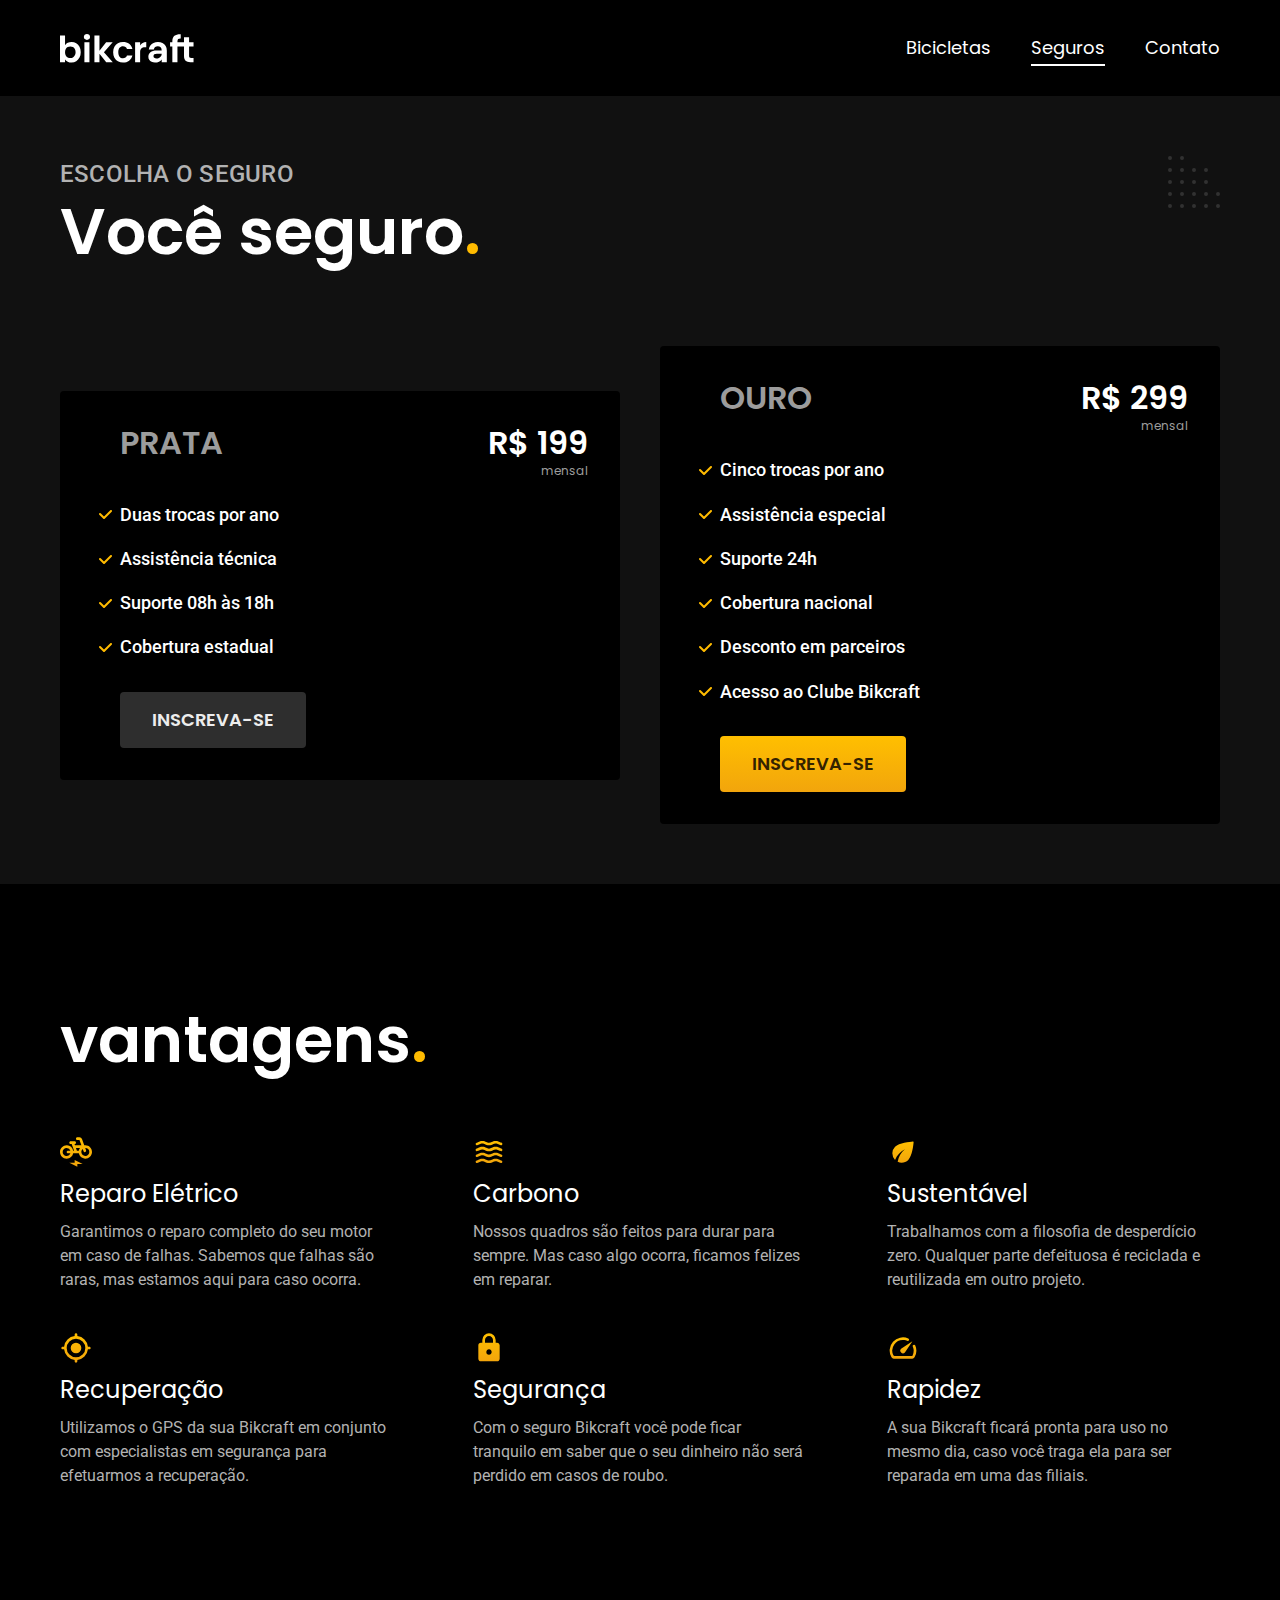
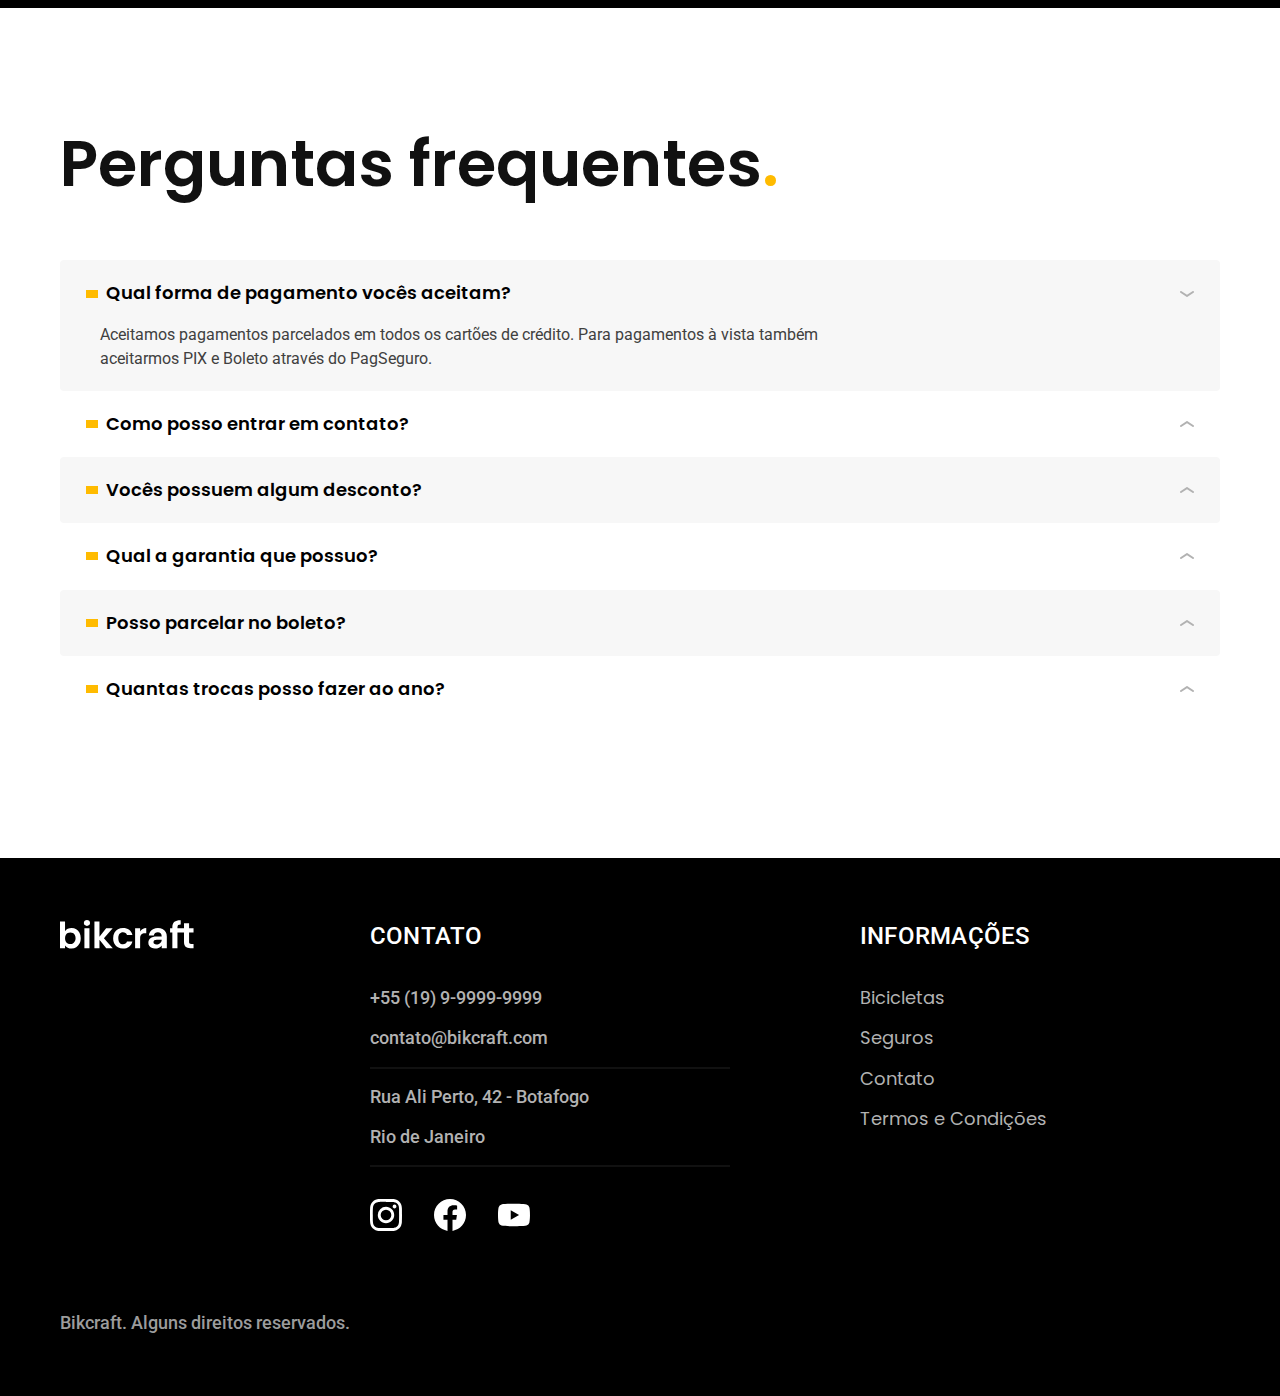
<file: seguros.html>
<!DOCTYPE html>
<html lang="pt-BR">
<head>
   <meta charset="UTF-8">
   <meta http-equiv="X-UA-Compatible" content="IE=edge">
   <meta name="viewport" content="width=device-width, initial-scale=1.0">
   <title>Seguros | Bikcraft - Bicicletas Elétricas</title>
   <meta name="description" content="Bicicletas elétricas de alta precisão e qualidade, feitas sob medida para você. Explore o mundo na sua velocidade com a Bikcraft.">
   <link rel="preload" href="css/style.min.css" as="style">
   <link rel="stylesheet" href="css/style.min.css">
   <link rel="icon" href="favicon.svg" type="image/svg+xml">
   <link rel="preconnect" href="https://fonts.googleapis.com">
   <link rel="preconnect" href="https://fonts.gstatic.com" crossorigin>
   <link rel="stylesheet" href="https://fonts.googleapis.com/css2?family=Merriweather:ital,wght@1,900&family=Poppins:wght@400;600&family=Roboto:wght@400;500&display=swap">
   <script>document.documentElement.classList.add("js")</script>
</head>
<body id="seguros">
   <header class="header-bg">
      <div class="container header">
         <a href="index.html">
            <img src="img/bikcraft.svg" alt="Bikcraft">
         </a>

         <nav aria-label="primária">
            <ul class="header-menu font-1-m cor-0">
               <li><a href="bicicletas.html">Bicicletas</a></li>
               <li><a href="seguros.html">Seguros</a></li>
               <li><a href="contato.html">Contato</a></li>
            </ul>
         </nav>
      </div>
   </header>

   <main class="seguros-bg">
      <div class="titulo-bg">
         <div class="titulo container">
            <p class="font-2-l-b cor-5">Escolha o seguro</p>
            <h1 class="font-1-xxl cor-0">Você seguro<span class="cor-p1">.</span></h1>
         </div>
      </div>

      <div>Teste</div>

      <div class="seguros container">
         <div class="seguros-item">
            <h3 class="font-1-xl cor-6">PRATA</h3>
            <span class="font-1-xl cor-0">R$ 199 <span class="font-1-xs cor-6">mensal</span></span>

            <ul class="font-2-m cor-0">
               <li>Duas trocas por ano</li>
               <li>Assistência técnica</li>
               <li>Suporte 08h às 18h</li>
               <li>Cobertura estadual</li>
            </ul>

            <a class="botao secundario" href="orcamento.html?tipo=seguro&produto=prata">Inscreva-se</a>
         </div>

         <div class="seguros-item">
            <h3 class="font-1-xl cor-6">OURO</h3>
            <span class="font-1-xl cor-0">R$ 299 <span class="font-1-xs cor-6">mensal</span></span>

            <ul class="font-2-m cor-0">
               <li>Cinco trocas por ano</li>
               <li>Assistência especial</li>
               <li>Suporte 24h</li>
               <li>Cobertura nacional</li>
               <li>Desconto em parceiros</li>
               <li>Acesso ao Clube Bikcraft</li>
            </ul>

            <a class="botao" href="orcamento.html?tipo=seguro&produto=ouro">Inscreva-se</a>
         </div>
      </div>
   </main>

   <article class="vantagens-bg">
      <div class="vantagens container">
         <h2 class="font-1-xxl cor-0">vantagens<span class="cor-p1">.</span></h2>

         <ul>
            <li>
               <img src="img/icones/eletrica.svg" alt="">
               <h3 class="font-1-l cor-0">Reparo Elétrico</h3>
               <p class="font-2-s cor-5">Garantimos o reparo completo do seu motor em caso de falhas. Sabemos que falhas são raras, mas estamos aqui para caso ocorra.</p>
            </li>

            <li>
               <img src="img/icones/carbono.svg" alt="">
               <h3 class="font-1-l cor-0">Carbono</h3>
               <p class="font-2-s cor-5">Nossos quadros são feitos para durar para sempre. Mas caso algo ocorra, ficamos felizes em reparar.</p>
            </li>

            <li>
               <img src="img/icones/sustentavel.svg" alt="">
               <h3 class="font-1-l cor-0">Sustentável</h3>
               <p class="font-2-s cor-5">Trabalhamos com a filosofia de desperdício zero. Qualquer parte defeituosa é reciclada e reutilizada em outro projeto.</p>
            </li>

            <li>
               <img src="img/icones/rastreador.svg" alt="">
               <h3 class="font-1-l cor-0">Recuperação</h3>
               <p class="font-2-s cor-5">Utilizamos o GPS da sua Bikcraft em conjunto com especialistas em segurança para efetuarmos a recuperação.</p>
            </li>

            <li>
               <img src="img/icones/seguro.svg" alt="">
               <h3 class="font-1-l cor-0">Segurança</h3>
               <p class="font-2-s cor-5">Com o seguro Bikcraft você pode ficar tranquilo em saber que o seu dinheiro não será perdido em casos de roubo.</p>
            </li>

            <li>
               <img src="img/icones/velocidade.svg" alt="">
               <h3 class="font-1-l cor-0">Rapidez</h3>
               <p class="font-2-s cor-5">A sua Bikcraft ficará pronta para uso no mesmo dia, caso você traga ela para ser reparada em uma das filiais.</p>
            </li>
         </ul>
      </div>
   </article>

   <article class="perguntas container">
      <h2 class="font-1-xxl">Perguntas frequentes<span class="cor-p1">.</span></h2>

      <dl>
         <div>
            <dt><button class="font-1-m-b" aria-controls="pergunta1" aria-expanded="true">Qual forma de pagamento vocês aceitam?</button></dt>
            <dd id="pergunta1" class="font-2-s cor-9 ativa">Aceitamos pagamentos parcelados em todos os cartões de crédito. Para pagamentos à vista também aceitarmos PIX e Boleto através do PagSeguro.</dd>
         </div>

         <div>
            <dt><button class="font-1-m-b" aria-controls="pergunta2" aria-expanded="false">Como posso entrar em contato?</button></dt>
            <dd id="pergunta2" class="font-2-s cor-9">Aceitamos pagamentos parcelados em todos os cartões de crédito. Para pagamentos à vista também aceitarmos PIX e Boleto através do PagSeguro.</dd>
         </div>

         <div>
            <dt><button class="font-1-m-b" aria-controls="pergunta3" aria-expanded="false">Vocês possuem algum desconto?</button></dt>
            <dd id="pergunta3" class="font-2-s cor-9">Aceitamos pagamentos parcelados em todos os cartões de crédito. Para pagamentos à vista também aceitarmos PIX e Boleto através do PagSeguro.</dd>
         </div>

         <div>
            <dt><button class="font-1-m-b" aria-controls="pergunta4" aria-expanded="false">Qual a garantia que possuo?</button></dt>
            <dd id="pergunta4" class="font-2-s cor-9">Aceitamos pagamentos parcelados em todos os cartões de crédito. Para pagamentos à vista também aceitarmos PIX e Boleto através do PagSeguro.</dd>
         </div>

         <div>
            <dt><button class="font-1-m-b" aria-controls="pergunta5" aria-expanded="false">Posso parcelar no boleto?</button></dt>
            <dd id="pergunta5" class="font-2-s cor-9">Aceitamos pagamentos parcelados em todos os cartões de crédito. Para pagamentos à vista também aceitarmos PIX e Boleto através do PagSeguro.</dd>
         </div>

         <div>
            <dt><button class="font-1-m-b" aria-controls="pergunta6" aria-expanded="false">Quantas trocas posso fazer ao ano?</button></dt>
            <dd id="pergunta6" class="font-2-s cor-9">Aceitamos pagamentos parcelados em todos os cartões de crédito. Para pagamentos à vista também aceitarmos PIX e Boleto através do PagSeguro.</dd>
         </div>
      </dl>
   </article>

   <footer class="footer-bg">
      <div class="container footer">
         <img src="img/bikcraft.svg" alt="Bikcraft">

         <div class="footer-contato">
            <h3 class="font-2-l-b cor-0">Contato</h3>
            
            <ul class="font-2-m cor-5">
               <li><a href="tel:+5519999999999">+55 (19) 9-9999-9999</a></li>
               <li><a href="mailto:contato@bikcraft.com">contato@bikcraft.com</a></li>
               <li>Rua Ali Perto, 42 - Botafogo</li>
               <li>Rio de Janeiro</li>
            </ul>

            <div class="footer-redes">
               <a href="/"><img src="img/redes/instagram.svg" alt="Instagram"></a>
               <a href="/"><img src="img/redes/facebook.svg" alt="Facebook"></a>
               <a href="/"><img src="img/redes/youtube.svg" alt="Youtube"></a>
            </div>
         </div>

         <div class="footer-informacoes">
            <h3 class="font-2-l-b cor-0">Informações</h3>

            <nav>
               <ul class="font-1-m cor-5">
                  <li><a href="bicicletas.html">Bicicletas</a></li>
                  <li><a href="seguros.html">Seguros</a></li>
                  <li><a href="contato.html">Contato</a></li>
                  <li><a href="termos.html">Termos e Condições</a></li>
               </ul>
            </nav>
         </div>

         <p class="footer-copy font-2-m cor-6">Bikcraft. Alguns direitos reservados.</p>
      </div>
   </footer>

   <script src="js/script.js"></script>
</body>
</html>
</file>
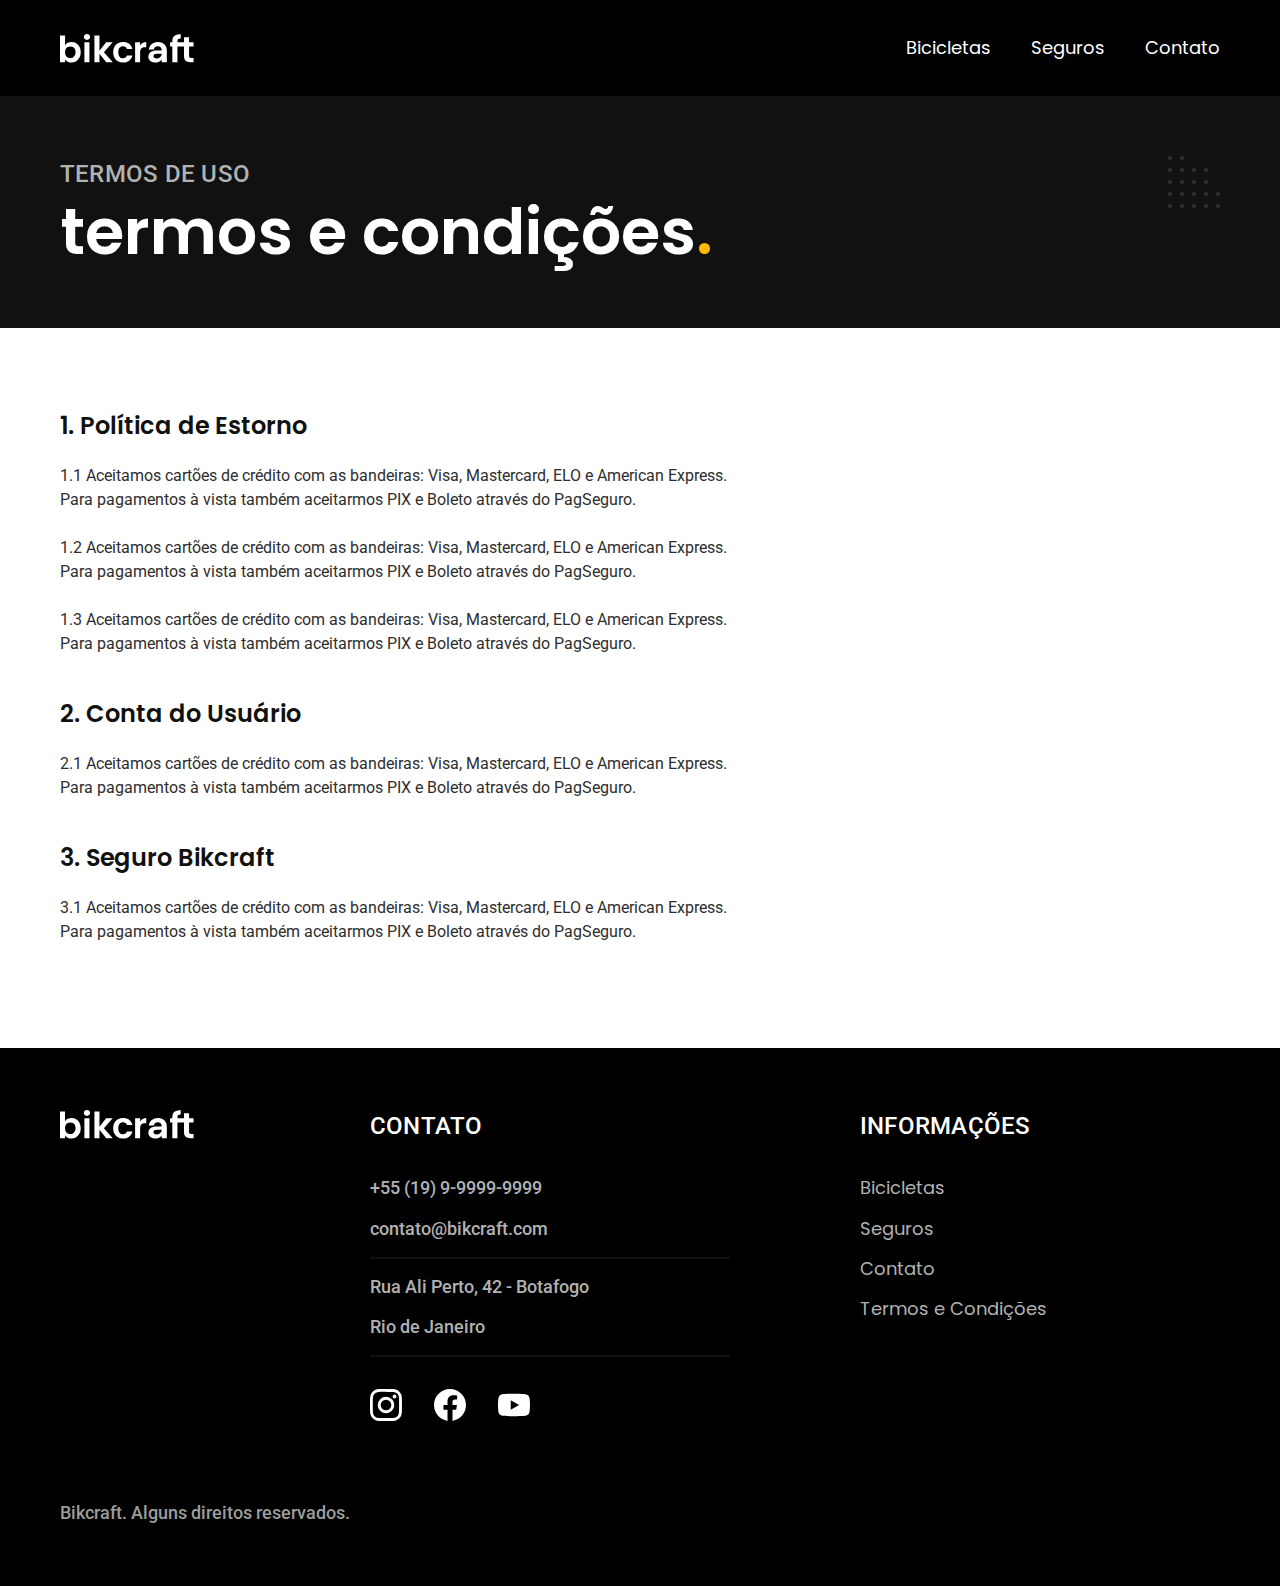
<file: termos.html>
<!DOCTYPE html>
<html lang="pt-BR">
<head>
   <meta charset="UTF-8">
   <meta http-equiv="X-UA-Compatible" content="IE=edge">
   <meta name="viewport" content="width=device-width, initial-scale=1.0">
   <title>Termos e Condições | Bikcraft - Bicicletas Elétricas</title>
   <meta name="description" content="Bicicletas elétricas de alta precisão e qualidade, feitas sob medida para você. Explore o mundo na sua velocidade com a Bikcraft.">
   <link rel="preload" href="css/style.min.css" as="style">
   <link rel="stylesheet" href="css/style.min.css">
   <link rel="icon" href="favicon.svg" type="image/svg+xml">
   <link rel="preconnect" href="https://fonts.googleapis.com">
   <link rel="preconnect" href="https://fonts.gstatic.com" crossorigin>
   <link rel="stylesheet" href="https://fonts.googleapis.com/css2?family=Merriweather:ital,wght@1,900&family=Poppins:wght@400;600&family=Roboto:wght@400;500&display=swap">
   <script>document.documentElement.classList.add("js")</script>
</head>
<body id="termos">
   <header class="header-bg">
      <div class="container header">
         <a href="index.html">
            <img src="img/bikcraft.svg" alt="Bikcraft">
         </a>

         <nav aria-label="primária">
            <ul class="header-menu font-1-m cor-0">
               <li><a href="bicicletas.html">Bicicletas</a></li>
               <li><a href="seguros.html">Seguros</a></li>
               <li><a href="contato.html">Contato</a></li>
            </ul>
         </nav>
      </div>
   </header>

   <main>
      <div class="titulo-bg">
         <div class="titulo container">
            <p class="font-2-l-b cor-5">Termos de uso</p>
            <h1 class="font-1-xxl cor-0">termos e condições<span class="cor-p1">.</span></h1>
         </div>
      </div>

      <div class="termos container font-2-s cor-10">
         <h2 class="font-1-l cor-11">1. Política de Estorno</h2>

         <p>1.1 Aceitamos cartões de crédito com as bandeiras: Visa, Mastercard, ELO e American Express. Para pagamentos à vista também aceitarmos PIX e Boleto através do PagSeguro.</p>

         <p>1.2 Aceitamos cartões de crédito com as bandeiras: Visa, Mastercard, ELO e American Express. Para pagamentos à vista também aceitarmos PIX e Boleto através do PagSeguro.</p>

         <p>1.3 Aceitamos cartões de crédito com as bandeiras: Visa, Mastercard, ELO e American Express. Para pagamentos à vista também aceitarmos PIX e Boleto através do PagSeguro.</p>

         <h2 class="font-1-l cor-11">2. Conta do Usuário</h2>

         <p>2.1 Aceitamos cartões de crédito com as bandeiras: Visa, Mastercard, ELO e American Express. Para pagamentos à vista também aceitarmos PIX e Boleto através do PagSeguro.</p>

         <h2 class="font-1-l cor-11">3. Seguro Bikcraft</h2>

         <p>3.1 Aceitamos cartões de crédito com as bandeiras: Visa, Mastercard, ELO e American Express. Para pagamentos à vista também aceitarmos PIX e Boleto através do PagSeguro.</p>
      </div>
   </main>

   <footer class="footer-bg">
      <div class="container footer">
         <img src="img/bikcraft.svg" alt="Bikcraft">

         <div class="footer-contato">
            <h3 class="font-2-l-b cor-0">Contato</h3>
            
            <ul class="font-2-m cor-5">
               <li><a href="tel:+5519999999999">+55 (19) 9-9999-9999</a></li>
               <li><a href="mailto:contato@bikcraft.com">contato@bikcraft.com</a></li>
               <li>Rua Ali Perto, 42 - Botafogo</li>
               <li>Rio de Janeiro</li>
            </ul>

            <div class="footer-redes">
               <a href="/"><img src="img/redes/instagram.svg" alt="Instagram"></a>
               <a href="/"><img src="img/redes/facebook.svg" alt="Facebook"></a>
               <a href="/"><img src="img/redes/youtube.svg" alt="Youtube"></a>
            </div>
         </div>

         <div class="footer-informacoes">
            <h3 class="font-2-l-b cor-0">Informações</h3>

            <nav>
               <ul class="font-1-m cor-5">
                  <li><a href="bicicletas.html">Bicicletas</a></li>
                  <li><a href="seguros.html">Seguros</a></li>
                  <li><a href="contato.html">Contato</a></li>
                  <li><a href="termos.html">Termos e Condições</a></li>
               </ul>
            </nav>
         </div>

         <p class="footer-copy font-2-m cor-6">Bikcraft. Alguns direitos reservados.</p>
      </div>
   </footer>

   <script src="js/script.js"></script>
</body>
</html>
</file>
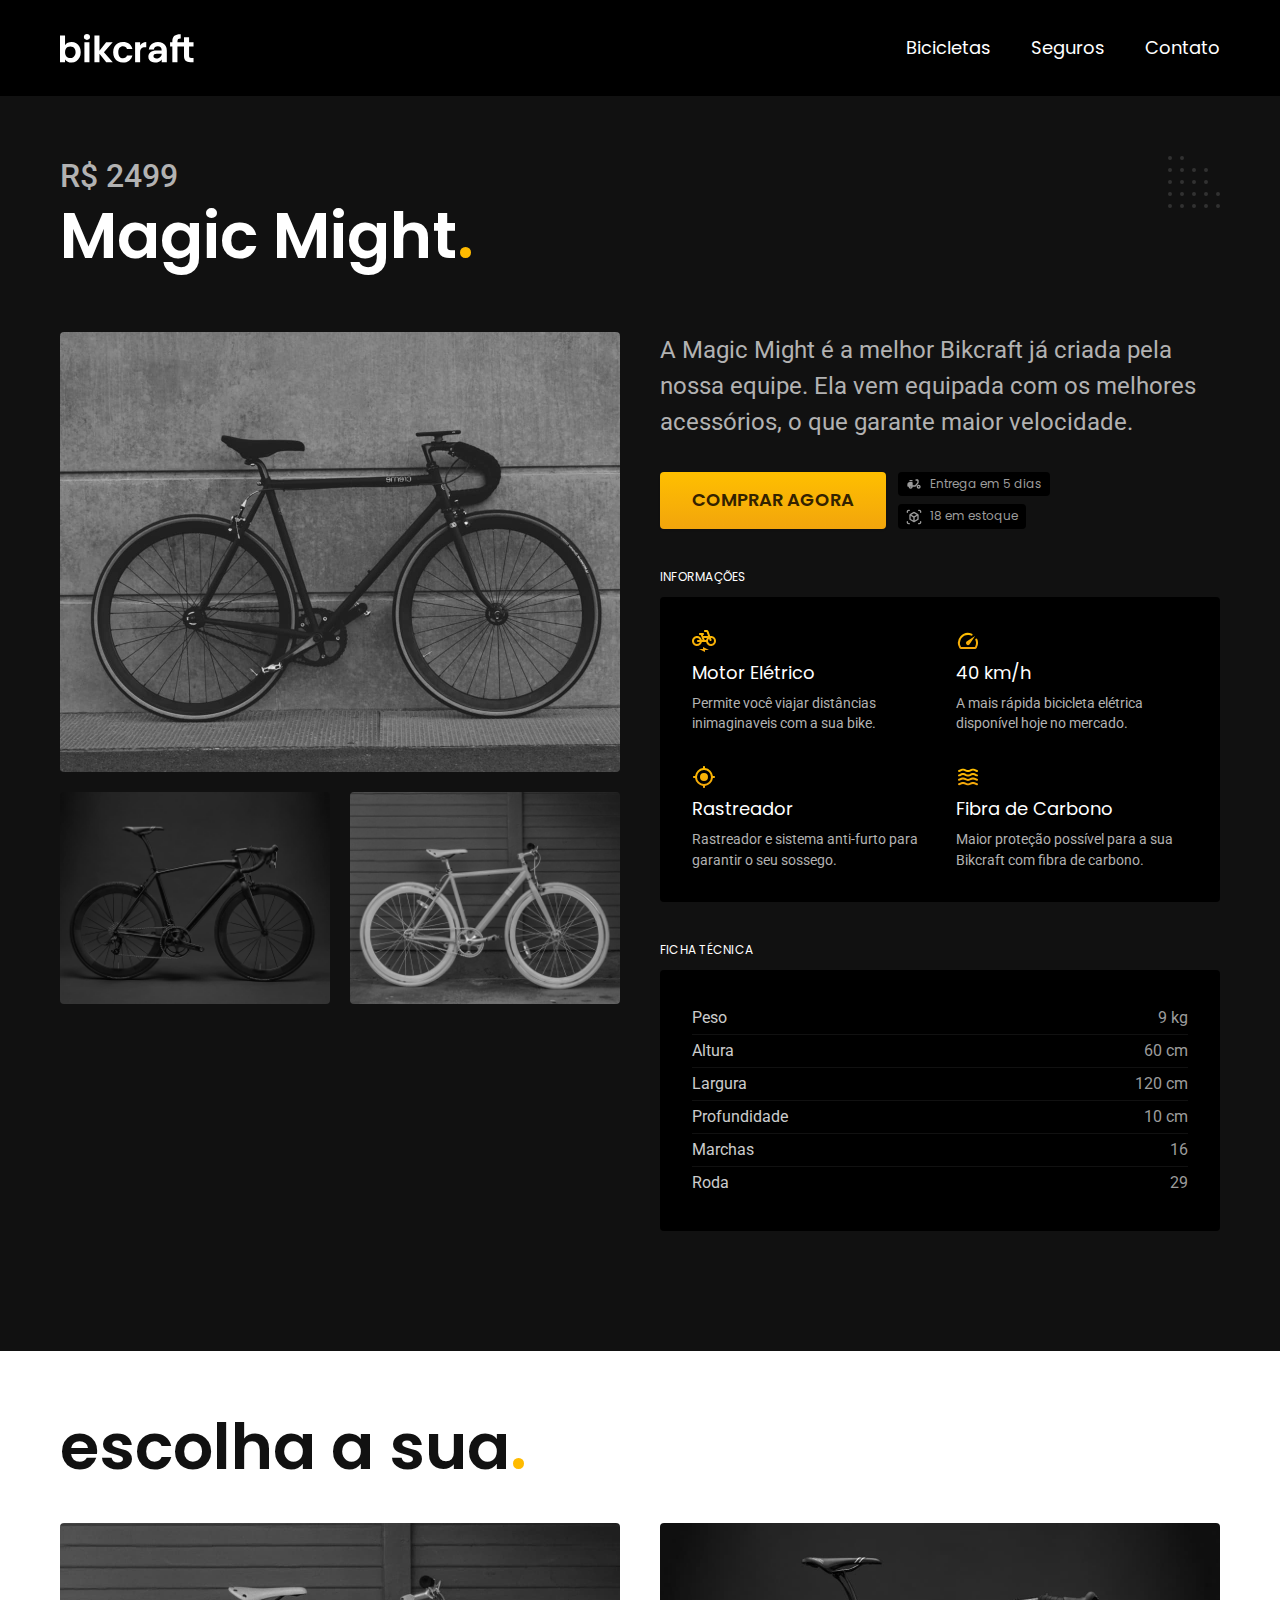
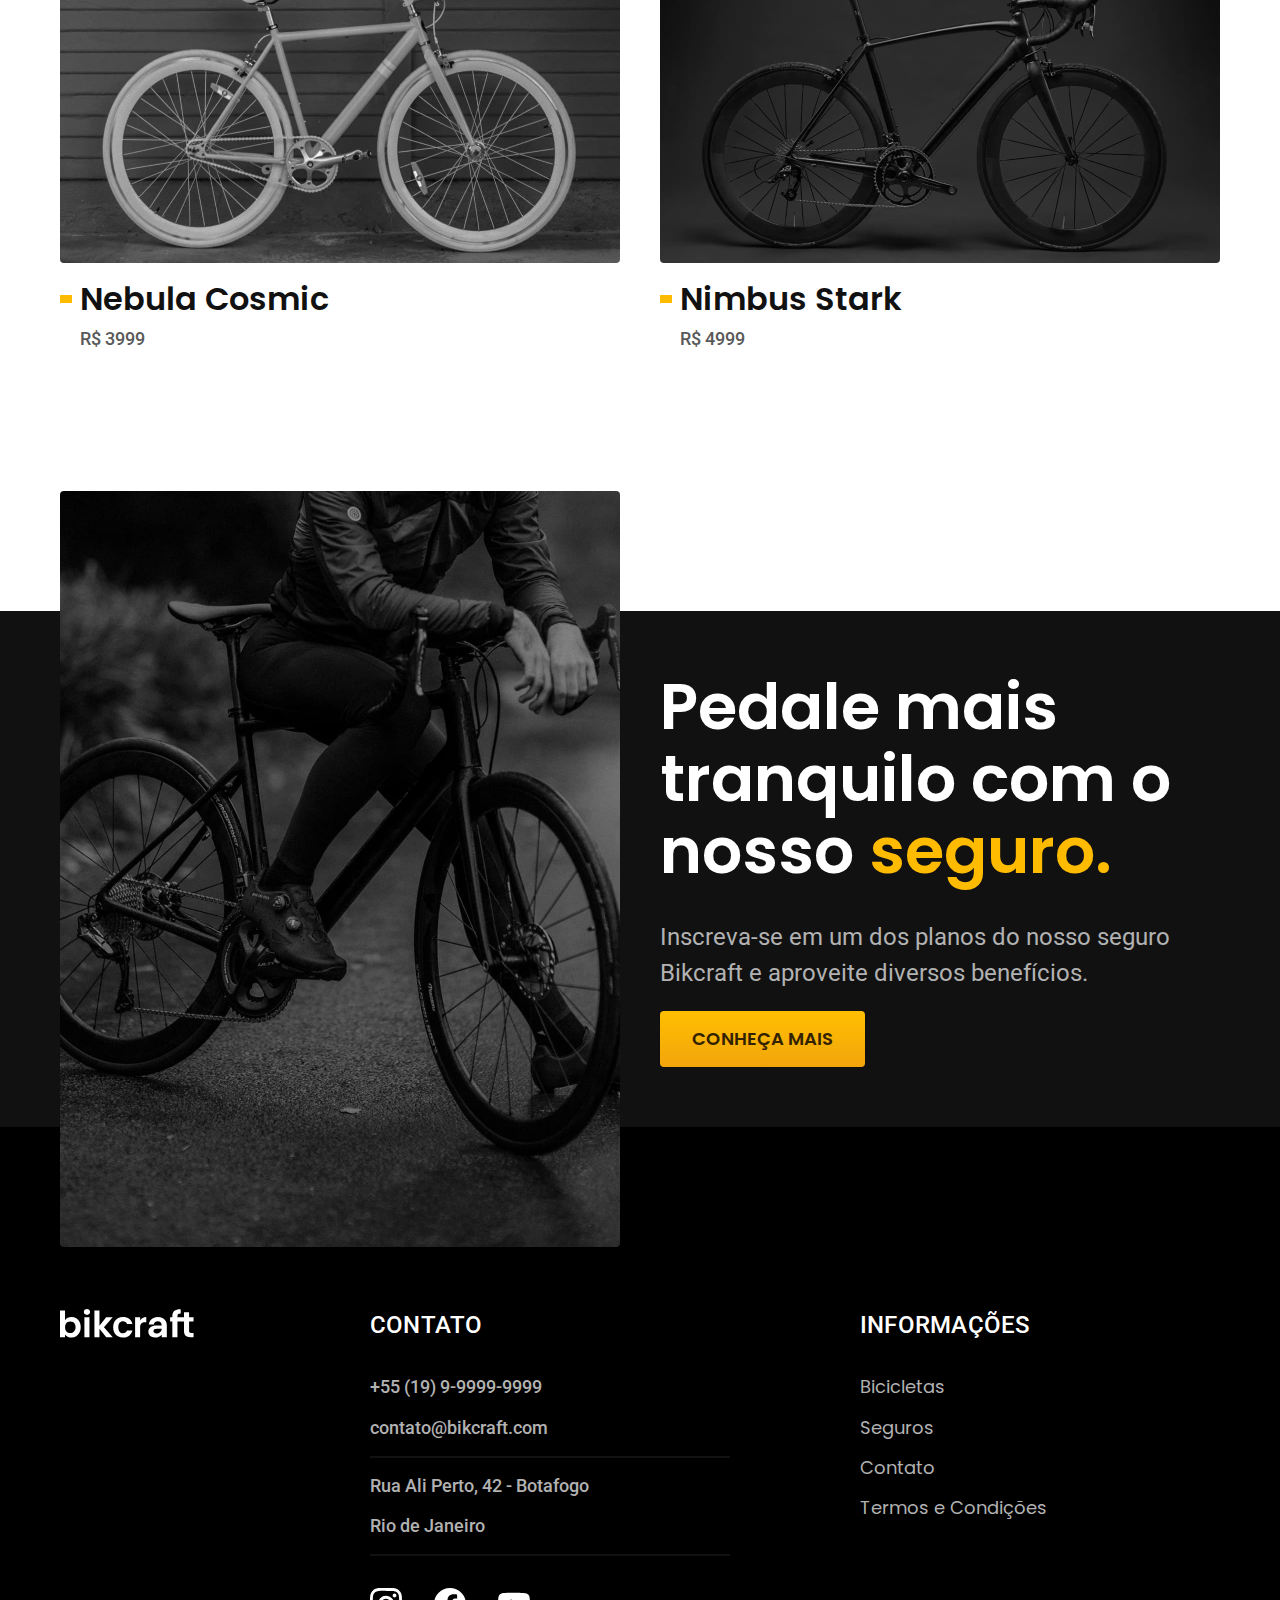
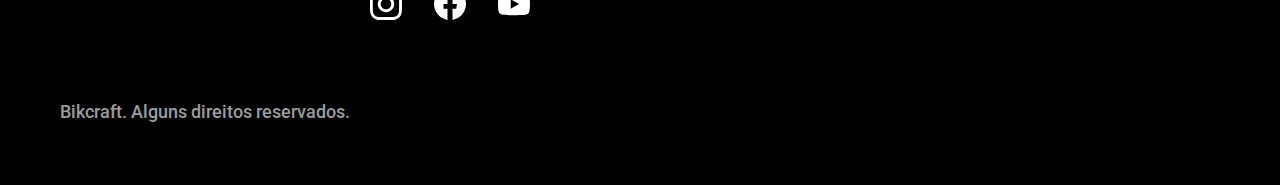
<file: bicicletas/magic.html>
<!DOCTYPE html>
<html lang="pt-BR">
<head>
   <meta charset="UTF-8">
   <meta http-equiv="X-UA-Compatible" content="IE=edge">
   <meta name="viewport" content="width=device-width, initial-scale=1.0">
   <title>Magic Might | Bikcraft - Bicicletas Elétricas</title>
   <meta name="description" content="Bicicletas elétricas de alta precisão e qualidade, feitas sob medida para você. Explore o mundo na sua velocidade com a Bikcraft.">
   <link rel="stylesheet" href="../css/style.min.css">
   <link rel="icon" href="../favicon.svg" type="image/svg+xml">
   <link rel="preconnect" href="https://fonts.googleapis.com">
   <link rel="preconnect" href="https://fonts.gstatic.com" crossorigin>
   <link rel="stylesheet" href="https://fonts.googleapis.com/css2?family=Merriweather:ital,wght@1,900&family=Poppins:wght@400;600&family=Roboto:wght@400;500&display=swap">
   <script>document.documentElement.classList.add("js")</script>
</head>
<body id="bicicleta">
   <header class="header-bg">
      <div class="container header">
         <a href="../index.html">
            <img src="../img/bikcraft.svg" alt="Bikcraft">
         </a>

         <nav aria-label="primária">
            <ul class="header-menu font-1-m cor-0">
               <li><a href="../bicicletas.html">Bicicletas</a></li>
               <li><a href="../seguros.html">Seguros</a></li>
               <li><a href="../contato.html">Contato</a></li>
            </ul>
         </nav>
      </div>
   </header>

   <main class="titulo-bg">
      <div>
         <div class="titulo container">
            <p class="font-2-xl cor-5">R$ 2499</p>
            <h1 class="font-1-xxl cor-0">Magic Might<span class="cor-p1">.</span></h1>
         </div>
      </div>

      <div class="bicicleta container">
         <div class="bicicleta-imagens">
            <img src="../img/bicicleta/nimbus2.jpg" alt="">
            <img src="../img/bicicleta/nimbus1.jpg" alt="">
            <img src="../img/bicicleta/nimbus3.jpg" alt="">
         </div>

         <div class="bicicleta-conteudo">
            <p class="font-2-l cor-5">A Magic Might é a melhor Bikcraft já criada pela nossa equipe. Ela vem equipada com os melhores acessórios, o que garante maior velocidade.</p>

            <div class="bicicleta-comprar">
               <a href="../orcamento.html?tipo=bikcraft&produto=magic" class="botao">Comprar agora</a>
               <span class="font-1-xs cor-6"><img src="../img/icones/entrega.svg" alt="">Entrega em 5 dias</span>
               <span class="font-1-xs cor-6"><img src="../img/icones/estoque.svg" alt="">18 em estoque</span>
            </div>

            <h2 class="font-1-xs cor-0">Informações</h2>

            <ul class="bicicleta-informacoes">
               <li>
                  <img src="../img/icones/eletrica.svg" alt="">
                  <h3 class="font-1-m cor-0">Motor Elétrico</h3>
                  <p class="font-2-xs cor-5">Permite você viajar distâncias inimaginaveis com a sua bike.</p>
               </li>

               <li>
                  <img src="../img/icones/velocidade.svg" alt="">
                  <h3 class="font-1-m cor-0">40 km/h</h3>
                  <p class="font-2-xs cor-5">A mais rápida bicicleta elétrica disponível hoje no mercado.</p>
               </li>

               <li>
                  <img src="../img/icones/rastreador.svg" alt="">
                  <h3 class="font-1-m cor-0">Rastreador</h3>
                  <p class="font-2-xs cor-5">Rastreador e sistema anti-furto para garantir o seu sossego.</p>
               </li>

               <li>
                  <img src="../img/icones/carbono.svg" alt="">
                  <h3 class="font-1-m cor-0">Fibra de Carbono</h3>
                  <p class="font-2-xs cor-5">Maior proteção possível para a sua Bikcraft com fibra de carbono.</p>
               </li>
            </ul>

            <h2 class="font-1-xs cor-0">Ficha técnica</h2>

            <ul class="bicicleta-ficha font-2-s cor-4">
               <li>Peso<span>9 kg</span></li>
               <li>Altura<span>60 cm</span></li>
               <li>Largura<span>120 cm</span></li>
               <li>Profundidade<span>10 cm</span></li>
               <li>Marchas<span>16</span></li>
               <li>Roda<span>29</span></li>
            </ul>
         </div>
      </div>
   </main>

   <article class="bicicletas-lista container">
      <h2 class="font-1-xxl">escolha a sua<span class="cor-p1">.</span></h2>

      <ul>
         <li>
            <a href="nebula.html">
               <img src="../img/bicicletas/nebula.jpg" alt="Nebula Cosmic">
               <h3 class="font-1-xl">Nebula Cosmic</h3>
               <span class="font-2-m cor-8">R$ 3999</span>
            </a>
         </li>

         <li>
            <a href="nimbus.html">
               <img src="../img/bicicletas/nimbus.jpg" alt="Nimbus Stark">
               <h3 class="font-1-xl">Nimbus Stark</h3>
               <span class="font-2-m cor-8">R$ 4999</span>
            </a>
         </li>
      </ul>
   </article>

   <article class="seguro-bg">
      <div class="seguro container">
         <div class="seguro-imagem">
            <img src="../img/fotos/seguros.jpg" alt="Pessoa parada em cima de uma bicicleta">
         </div>

         <div class="seguro-conteudo">
            <h2 class="font-1-xxl cor-0">Pedale mais tranquilo com o  nosso <span class="cor-p1">seguro.</span></h2>
            <p class="font-2-l cor-5">Inscreva-se em um dos planos do nosso seguro Bikcraft e aproveite diversos benefícios.</p>
            <a href="../seguros.html" class="botao">Conheça mais</a>
         </div>
      </div>
   </article>

   <footer class="footer-bg">
      <div class="container footer">
         <img src="../img/bikcraft.svg" alt="Bikcraft">

         <div class="footer-contato">
            <h3 class="font-2-l-b cor-0">Contato</h3>
            
            <ul class="font-2-m cor-5">
               <li><a href="tel:+5519999999999">+55 (19) 9-9999-9999</a></li>
               <li><a href="mailto:contato@bikcraft.com">contato@bikcraft.com</a></li>
               <li>Rua Ali Perto, 42 - Botafogo</li>
               <li>Rio de Janeiro</li>
            </ul>

            <div class="footer-redes">
               <a href="/"><img src="../img/redes/instagram.svg" alt="Instagram"></a>
               <a href="/"><img src="../img/redes/facebook.svg" alt="Facebook"></a>
               <a href="/"><img src="../img/redes/youtube.svg" alt="Youtube"></a>
            </div>
         </div>

         <div class="footer-informacoes">
            <h3 class="font-2-l-b cor-0">Informações</h3>

            <nav>
               <ul class="font-1-m cor-5">
                  <li><a href="../bicicletas.html">Bicicletas</a></li>
                  <li><a href="../seguros.html">Seguros</a></li>
                  <li><a href="../contato.html">Contato</a></li>
                  <li><a href="../termos.html">Termos e Condições</a></li>
               </ul>
            </nav>
         </div>

         <p class="footer-copy font-2-m cor-6">Bikcraft. Alguns direitos reservados.</p>
      </div>
   </footer>

   <script src="../js/script.js"></script>
</body>
</html>
</file>
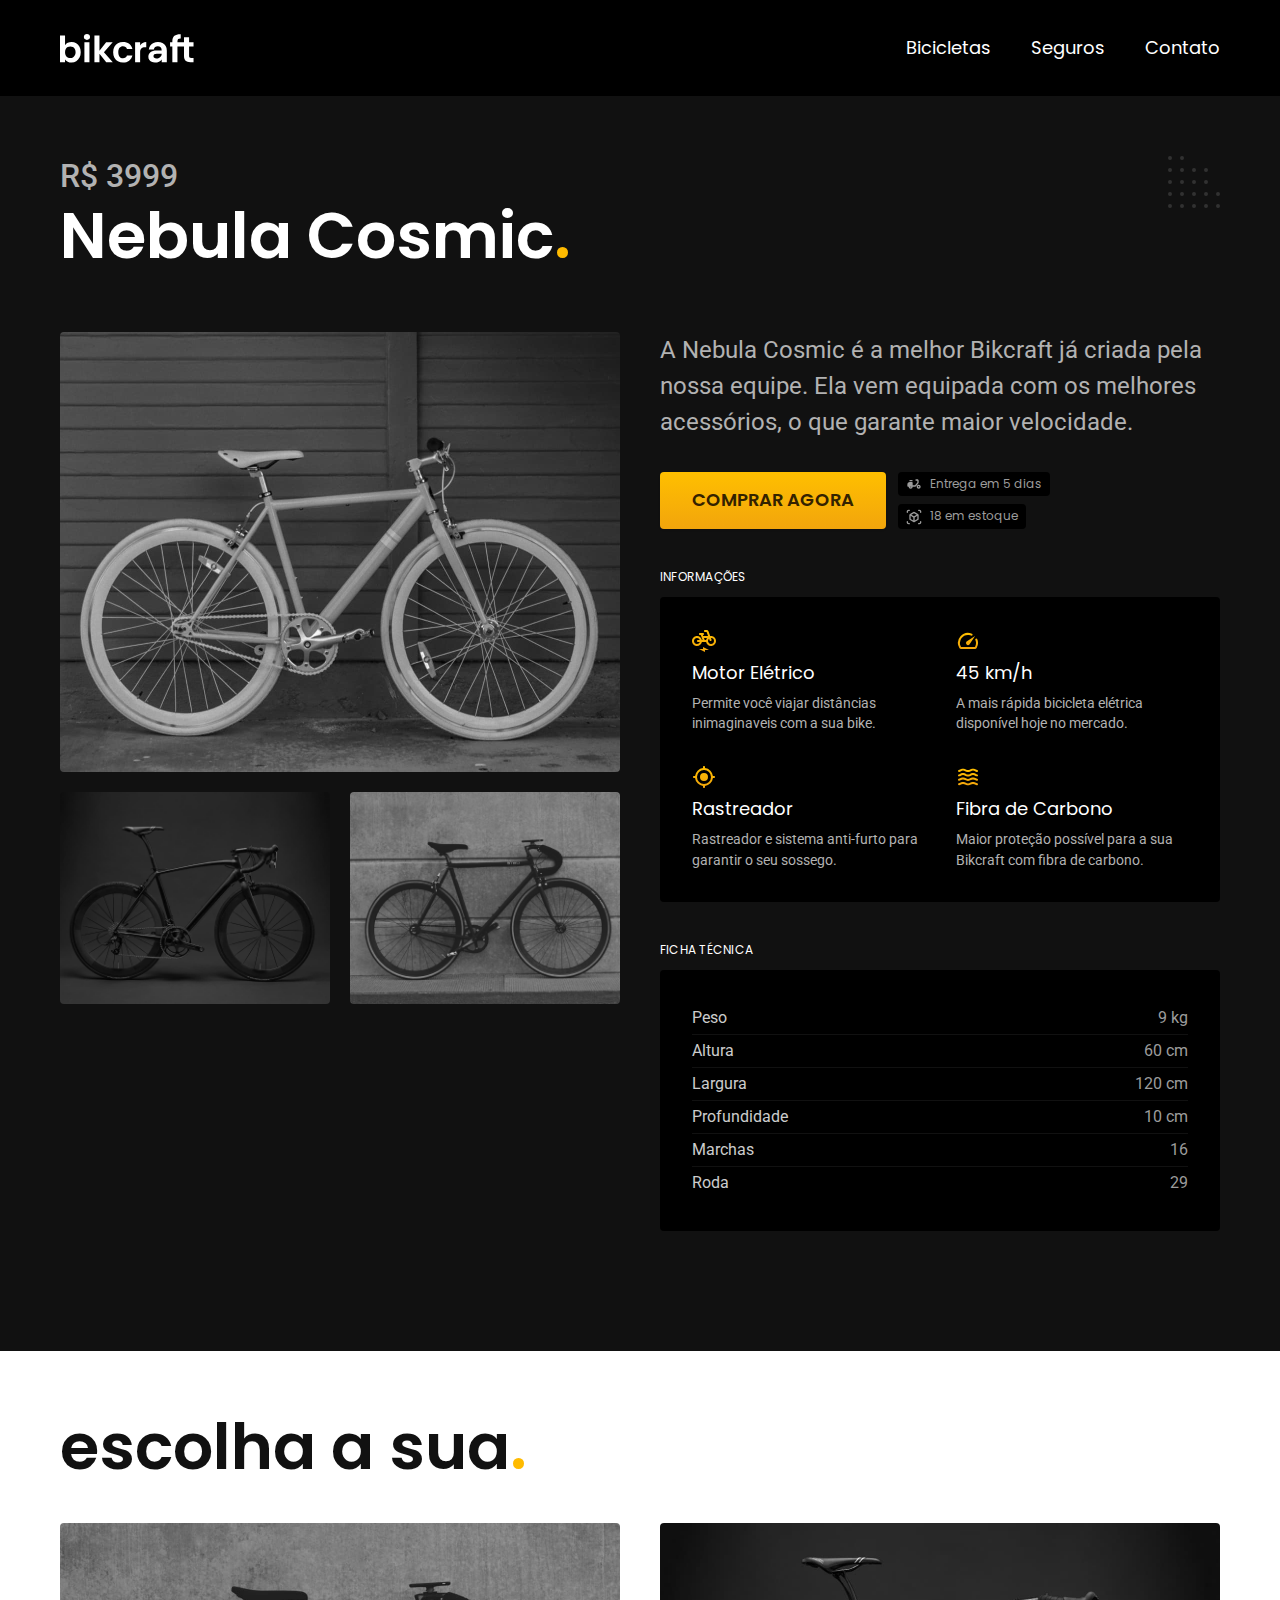
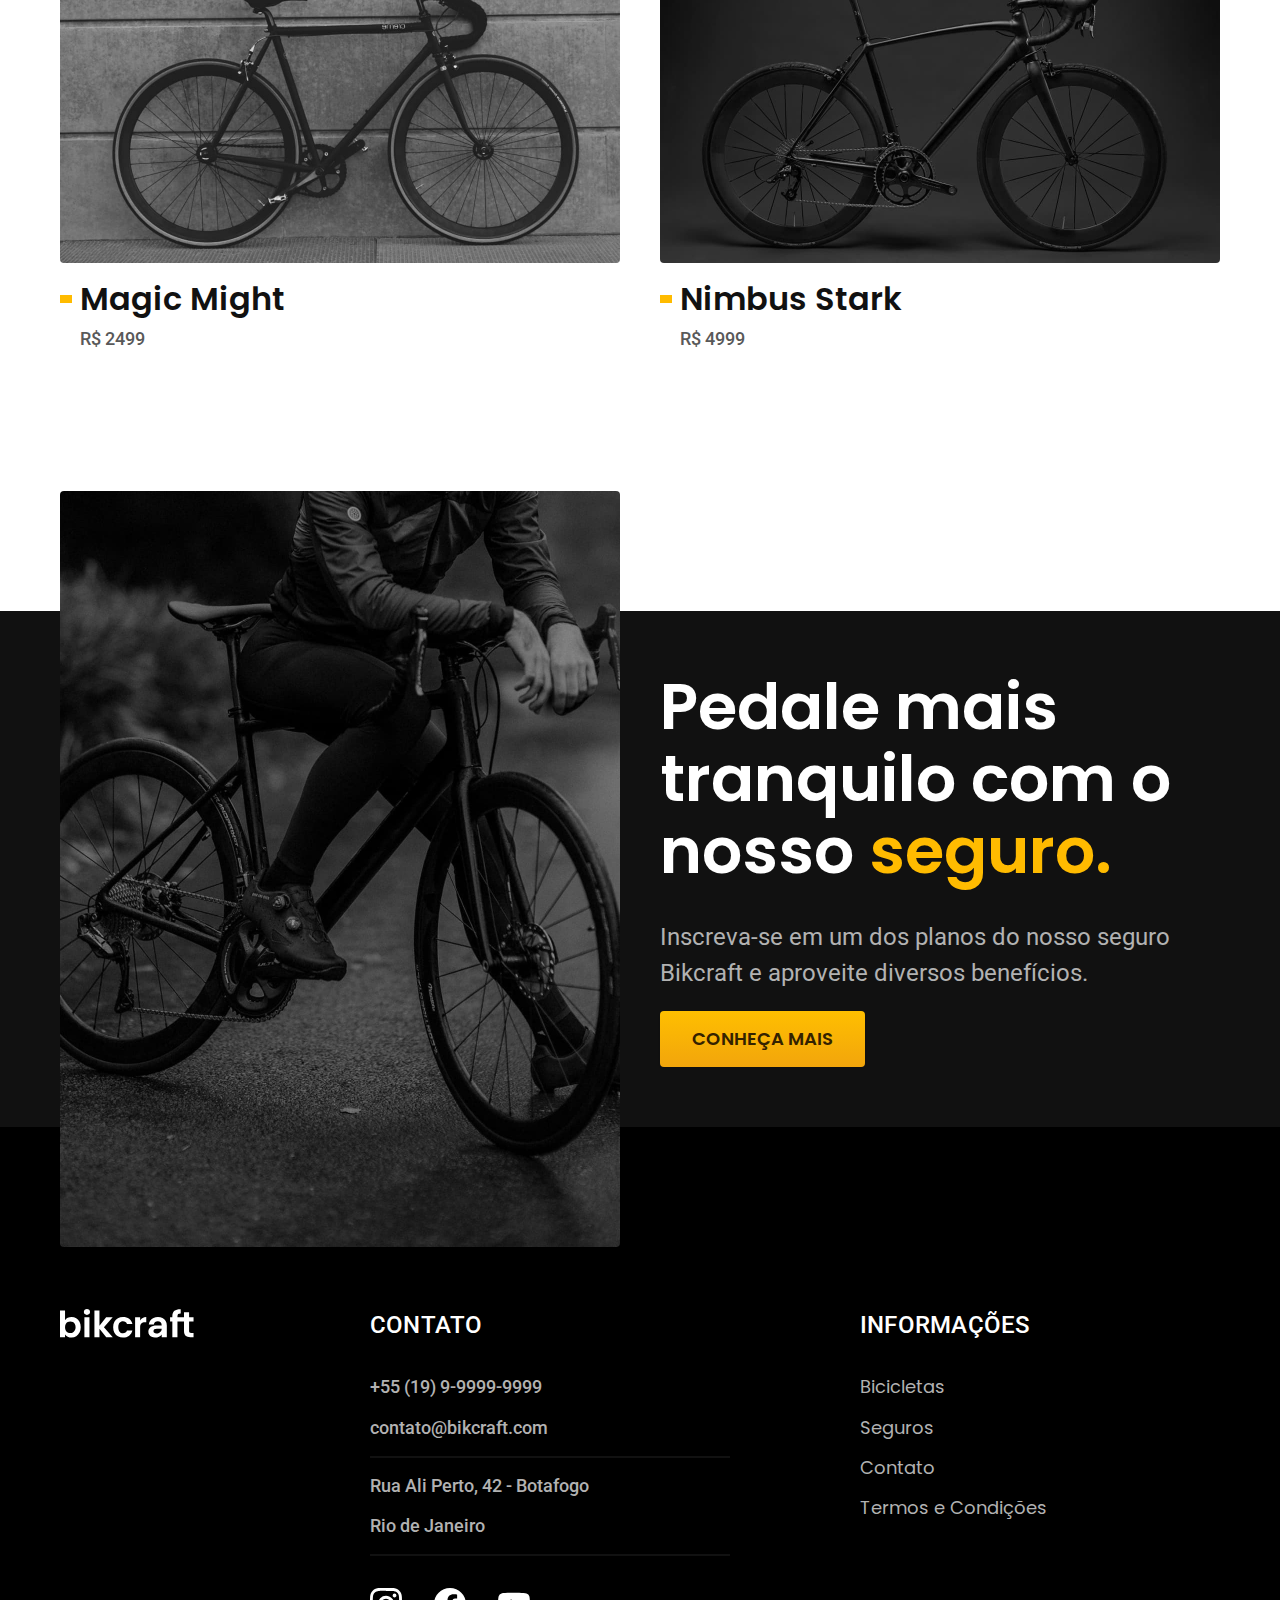
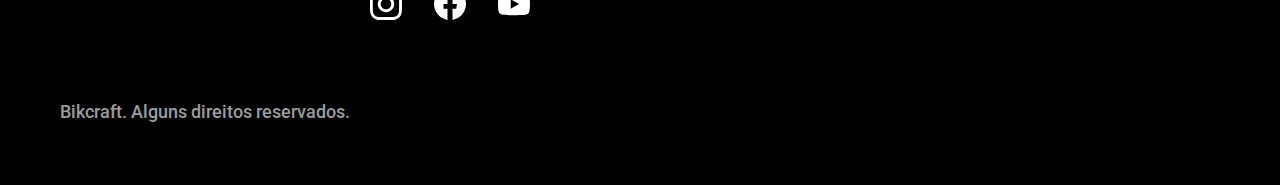
<file: bicicletas/nebula.html>
<!DOCTYPE html>
<html lang="pt-BR">
<head>
   <meta charset="UTF-8">
   <meta http-equiv="X-UA-Compatible" content="IE=edge">
   <meta name="viewport" content="width=device-width, initial-scale=1.0">
   <title>Nebula Cosmic | Bikcraft - Bicicletas Elétricas</title>
   <meta name="description" content="Bicicletas elétricas de alta precisão e qualidade, feitas sob medida para você. Explore o mundo na sua velocidade com a Bikcraft.">
   <link rel="stylesheet" href="../css/style.min.css">
   <link rel="icon" href="../favicon.svg" type="image/svg+xml">
   <link rel="preconnect" href="https://fonts.googleapis.com">
   <link rel="preconnect" href="https://fonts.gstatic.com" crossorigin>
   <link rel="stylesheet" href="https://fonts.googleapis.com/css2?family=Merriweather:ital,wght@1,900&family=Poppins:wght@400;600&family=Roboto:wght@400;500&display=swap">
   <script>document.documentElement.classList.add("js")</script>
</head>
<body id="bicicleta">
   <header class="header-bg">
      <div class="container header">
         <a href="../index.html">
            <img src="../img/bikcraft.svg" alt="Bikcraft">
         </a>

         <nav aria-label="primária">
            <ul class="header-menu font-1-m cor-0">
               <li><a href="../bicicletas.html">Bicicletas</a></li>
               <li><a href="../seguros.html">Seguros</a></li>
               <li><a href="../contato.html">Contato</a></li>
            </ul>
         </nav>
      </div>
   </header>

   <main class="titulo-bg">
      <div>
         <div class="titulo container">
            <p class="font-2-xl cor-5">R$ 3999</p>
            <h1 class="font-1-xxl cor-0">Nebula Cosmic<span class="cor-p1">.</span></h1>
         </div>
      </div>

      <div class="bicicleta container">
         <div class="bicicleta-imagens">
            <img src="../img/bicicleta/nimbus3.jpg" alt="">
            <img src="../img/bicicleta/nimbus1.jpg" alt="">
            <img src="../img/bicicleta/nimbus2.jpg" alt="">
         </div>

         <div class="bicicleta-conteudo">
            <p class="font-2-l cor-5">A Nebula Cosmic é a melhor Bikcraft já criada pela nossa equipe. Ela vem equipada com os melhores acessórios, o que garante maior velocidade.</p>

            <div class="bicicleta-comprar">
               <a href="../orcamento.html?tipo=bikcraft&produto=nebula" class="botao">Comprar agora</a>
               <span class="font-1-xs cor-6"><img src="../img/icones/entrega.svg" alt="">Entrega em 5 dias</span>
               <span class="font-1-xs cor-6"><img src="../img/icones/estoque.svg" alt="">18 em estoque</span>
            </div>

            <h2 class="font-1-xs cor-0">Informações</h2>

            <ul class="bicicleta-informacoes">
               <li>
                  <img src="../img/icones/eletrica.svg" alt="">
                  <h3 class="font-1-m cor-0">Motor Elétrico</h3>
                  <p class="font-2-xs cor-5">Permite você viajar distâncias inimaginaveis com a sua bike.</p>
               </li>

               <li>
                  <img src="../img/icones/velocidade.svg" alt="">
                  <h3 class="font-1-m cor-0">45 km/h</h3>
                  <p class="font-2-xs cor-5">A mais rápida bicicleta elétrica disponível hoje no mercado.</p>
               </li>

               <li>
                  <img src="../img/icones/rastreador.svg" alt="">
                  <h3 class="font-1-m cor-0">Rastreador</h3>
                  <p class="font-2-xs cor-5">Rastreador e sistema anti-furto para garantir o seu sossego.</p>
               </li>

               <li>
                  <img src="../img/icones/carbono.svg" alt="">
                  <h3 class="font-1-m cor-0">Fibra de Carbono</h3>
                  <p class="font-2-xs cor-5">Maior proteção possível para a sua Bikcraft com fibra de carbono.</p>
               </li>
            </ul>

            <h2 class="font-1-xs cor-0">Ficha técnica</h2>

            <ul class="bicicleta-ficha font-2-s cor-4">
               <li>Peso<span>9 kg</span></li>
               <li>Altura<span>60 cm</span></li>
               <li>Largura<span>120 cm</span></li>
               <li>Profundidade<span>10 cm</span></li>
               <li>Marchas<span>16</span></li>
               <li>Roda<span>29</span></li>
            </ul>
         </div>
      </div>
   </main>

   <article class="bicicletas-lista container">
      <h2 class="font-1-xxl">escolha a sua<span class="cor-p1">.</span></h2>

      <ul>
         <li>
            <a href="magic.html">
               <img src="../img/bicicletas/magic.jpg" alt="Bicicleta Magic">
               <h3 class="font-1-xl">Magic Might</h3>
               <span class="font-2-m cor-8">R$ 2499</span>
            </a>
         </li>

         <li>
            <a href="nimbus.html">
               <img src="../img/bicicletas/nimbus.jpg" alt="Nimbus Stark">
               <h3 class="font-1-xl">Nimbus Stark</h3>
               <span class="font-2-m cor-8">R$ 4999</span>
            </a>
         </li>
      </ul>
   </article>

   <article class="seguro-bg">
      <div class="seguro container">
         <div class="seguro-imagem">
            <img src="../img/fotos/seguros.jpg" alt="Pessoa parada em cima de uma bicicleta">
         </div>

         <div class="seguro-conteudo">
            <h2 class="font-1-xxl cor-0">Pedale mais tranquilo com o  nosso <span class="cor-p1">seguro.</span></h2>
            <p class="font-2-l cor-5">Inscreva-se em um dos planos do nosso seguro Bikcraft e aproveite diversos benefícios.</p>
            <a href="../seguros.html" class="botao">Conheça mais</a>
         </div>
      </div>
   </article>

   <footer class="footer-bg">
      <div class="container footer">
         <img src="../img/bikcraft.svg" alt="Bikcraft">

         <div class="footer-contato">
            <h3 class="font-2-l-b cor-0">Contato</h3>
            
            <ul class="font-2-m cor-5">
               <li><a href="tel:+5519999999999">+55 (19) 9-9999-9999</a></li>
               <li><a href="mailto:contato@bikcraft.com">contato@bikcraft.com</a></li>
               <li>Rua Ali Perto, 42 - Botafogo</li>
               <li>Rio de Janeiro</li>
            </ul>

            <div class="footer-redes">
               <a href="/"><img src="../img/redes/instagram.svg" alt="Instagram"></a>
               <a href="/"><img src="../img/redes/facebook.svg" alt="Facebook"></a>
               <a href="/"><img src="../img/redes/youtube.svg" alt="Youtube"></a>
            </div>
         </div>

         <div class="footer-informacoes">
            <h3 class="font-2-l-b cor-0">Informações</h3>

            <nav>
               <ul class="font-1-m cor-5">
                  <li><a href="../bicicletas.html">Bicicletas</a></li>
                  <li><a href="../seguros.html">Seguros</a></li>
                  <li><a href="../contato.html">Contato</a></li>
                  <li><a href="../termos.html">Termos e Condições</a></li>
               </ul>
            </nav>
         </div>

         <p class="footer-copy font-2-m cor-6">Bikcraft. Alguns direitos reservados.</p>
      </div>
   </footer>

   <script src="../js/script.js"></script>
</body>
</html>
</file>
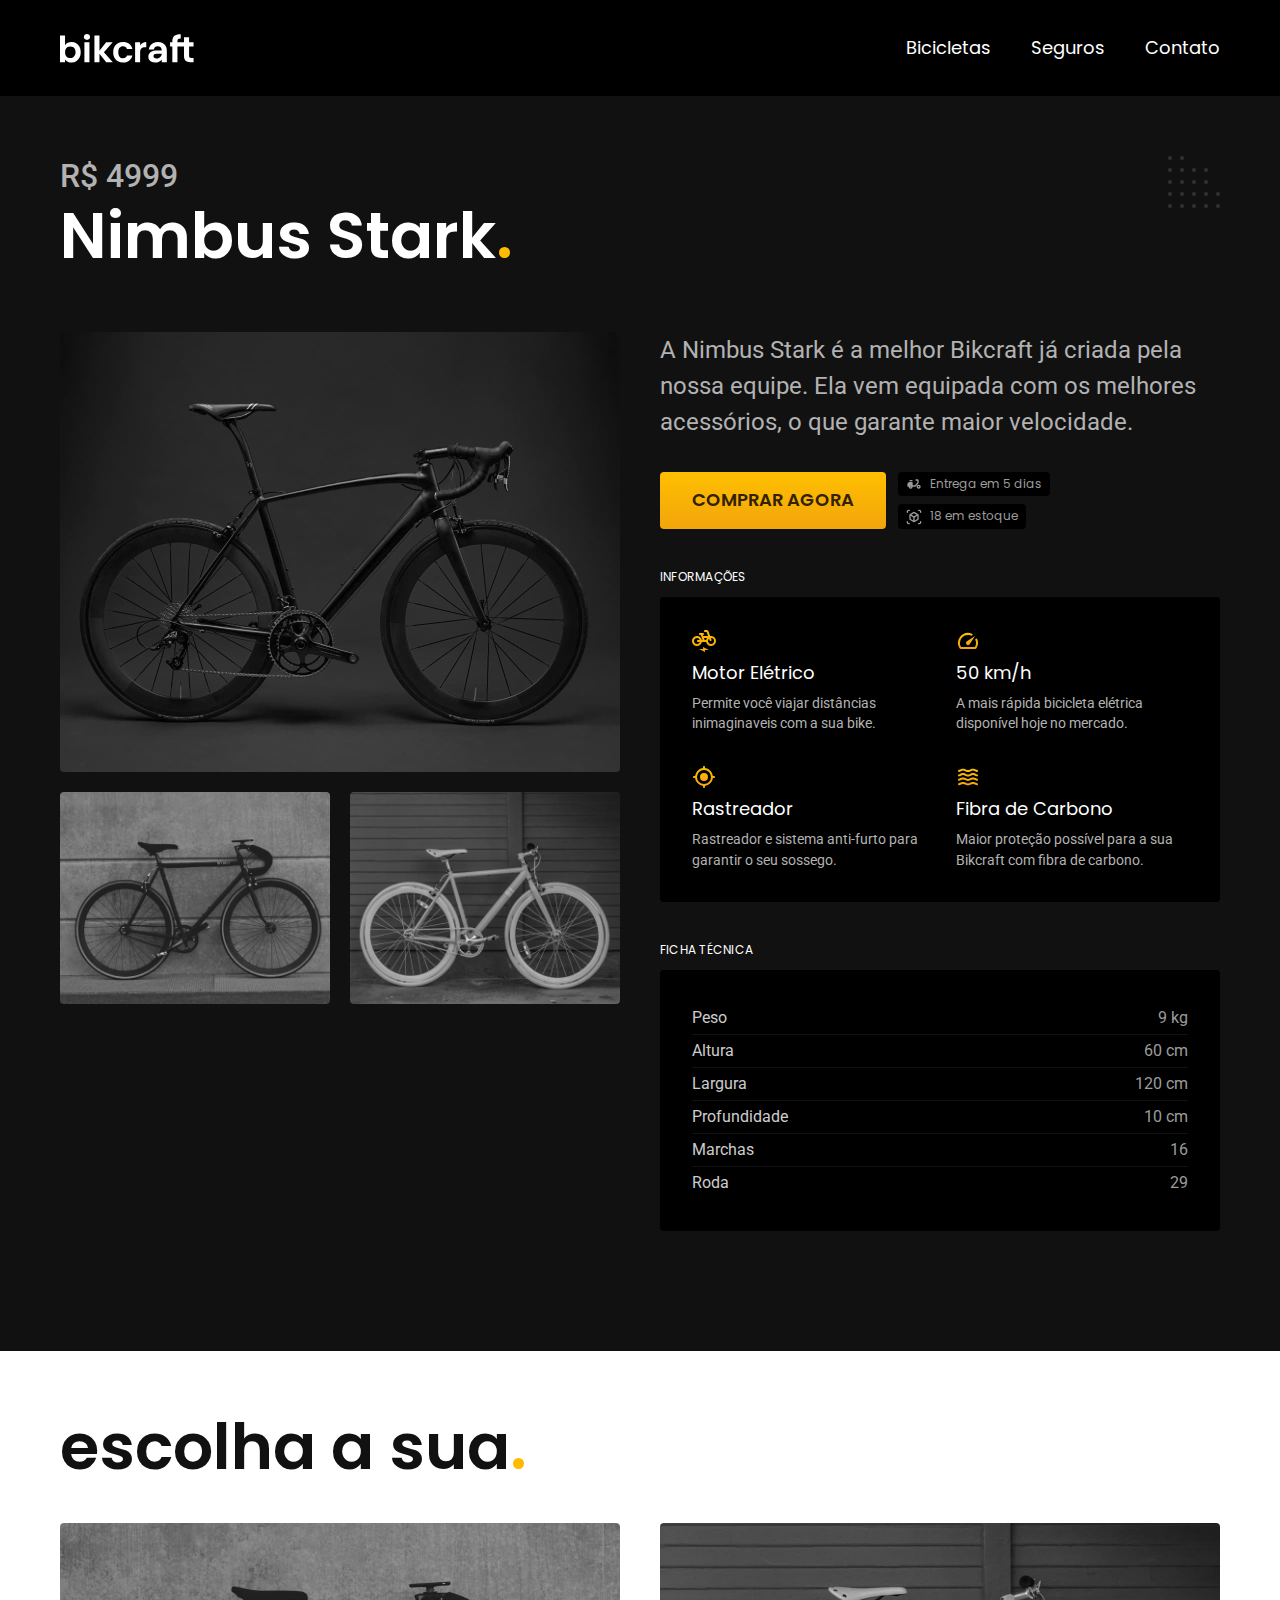
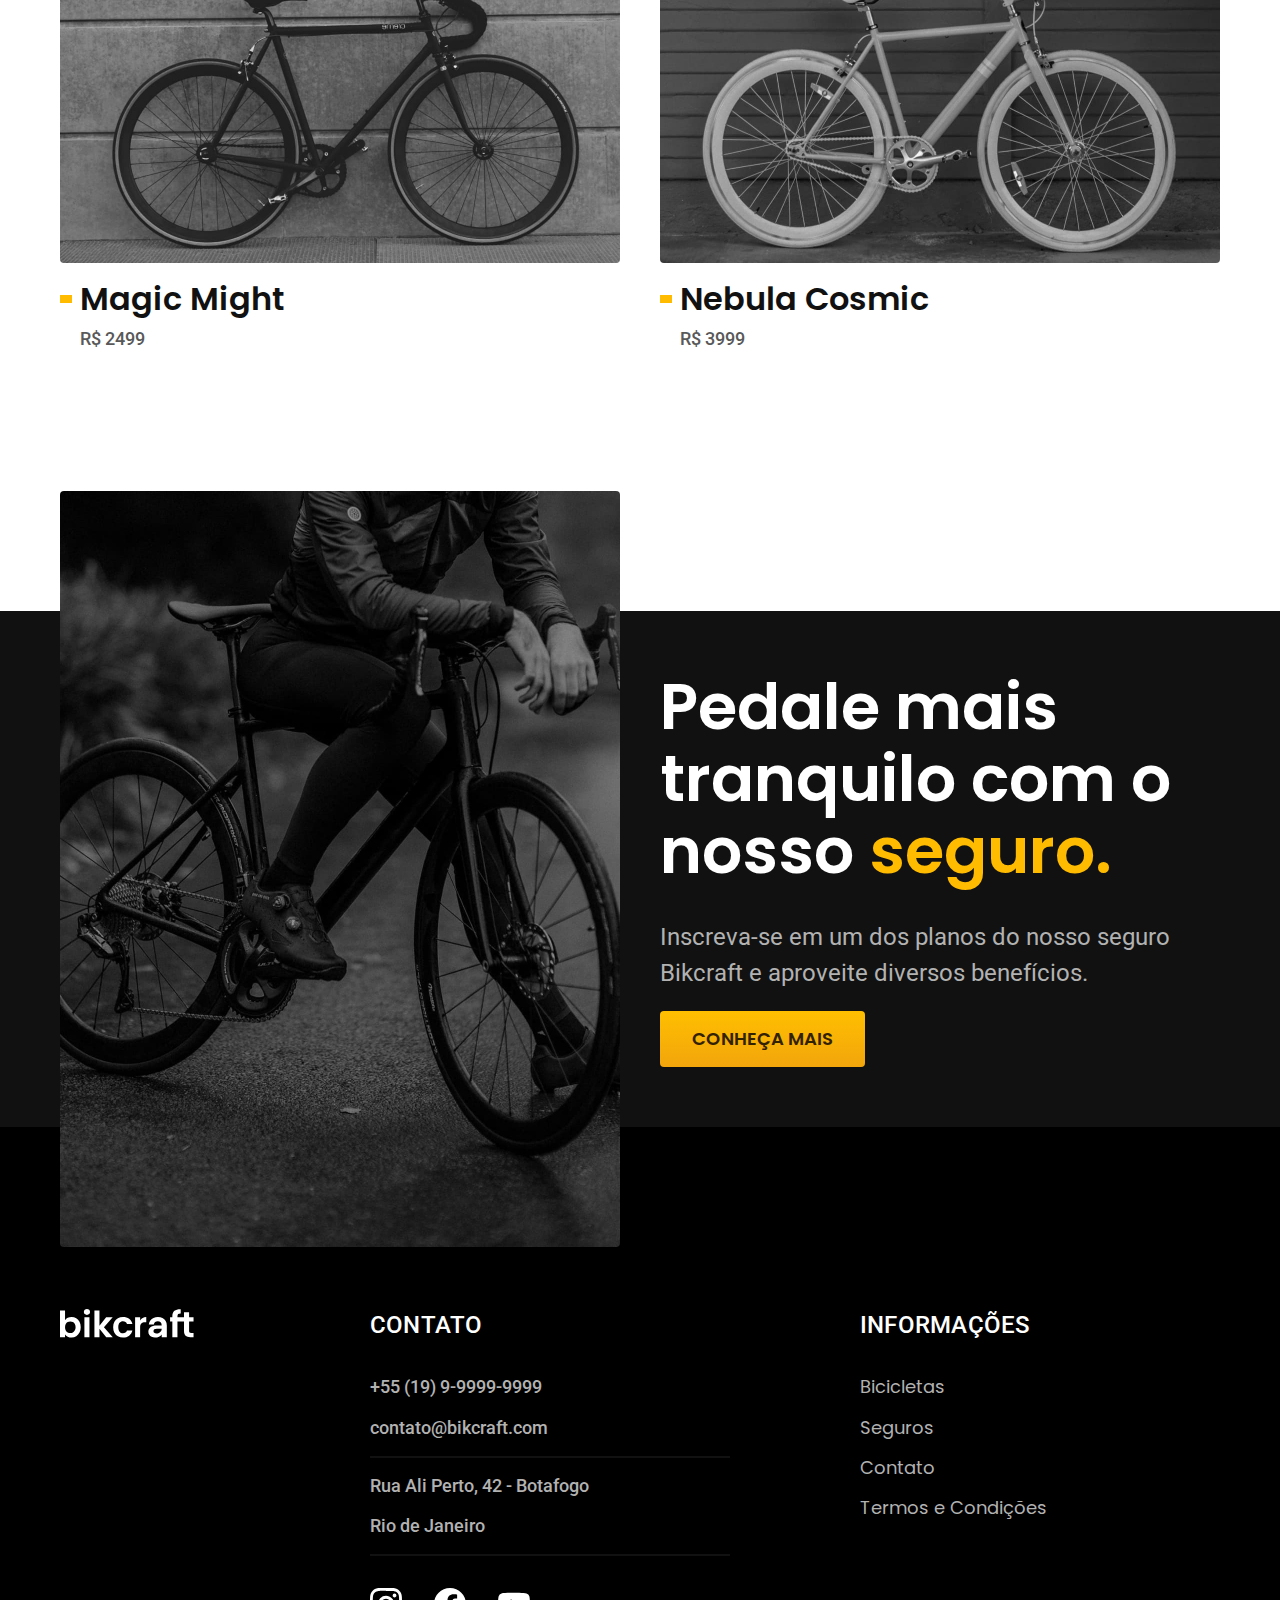
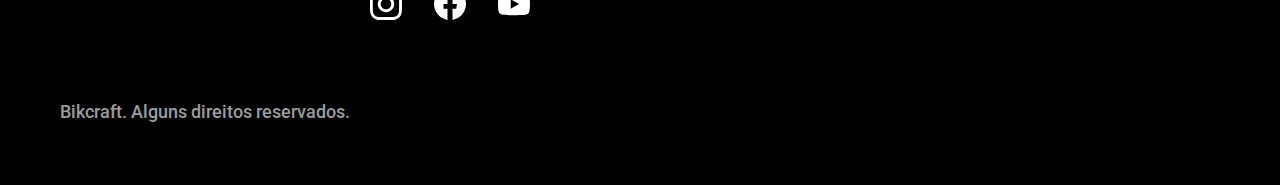
<file: bicicletas/nimbus.html>
<!DOCTYPE html>
<html lang="pt-BR">
<head>
   <meta charset="UTF-8">
   <meta http-equiv="X-UA-Compatible" content="IE=edge">
   <meta name="viewport" content="width=device-width, initial-scale=1.0">
   <title>Nimbus Stark | Bikcraft - Bicicletas Elétricas</title>
   <meta name="description" content="Bicicletas elétricas de alta precisão e qualidade, feitas sob medida para você. Explore o mundo na sua velocidade com a Bikcraft.">
   <link rel="stylesheet" href="../css/style.min.css">
   <link rel="icon" href="../favicon.svg" type="image/svg+xml">
   <link rel="preconnect" href="https://fonts.googleapis.com">
   <link rel="preconnect" href="https://fonts.gstatic.com" crossorigin>
   <link rel="stylesheet" href="https://fonts.googleapis.com/css2?family=Merriweather:ital,wght@1,900&family=Poppins:wght@400;600&family=Roboto:wght@400;500&display=swap">
   <script>document.documentElement.classList.add("js")</script>
</head>
<body id="bicicleta">
   <header class="header-bg">
      <div class="container header">
         <a href="../index.html">
            <img src="../img/bikcraft.svg" alt="Bikcraft">
         </a>

         <nav aria-label="primária">
            <ul class="header-menu font-1-m cor-0">
               <li><a href="../bicicletas.html">Bicicletas</a></li>
               <li><a href="../seguros.html">Seguros</a></li>
               <li><a href="../contato.html">Contato</a></li>
            </ul>
         </nav>
      </div>
   </header>

   <main class="titulo-bg">
      <div>
         <div class="titulo container">
            <p class="font-2-xl cor-5">R$ 4999</p>
            <h1 class="font-1-xxl cor-0">Nimbus Stark<span class="cor-p1">.</span></h1>
         </div>
      </div>

      <div class="bicicleta container">
         <div class="bicicleta-imagens">
            <img src="../img/bicicleta/nimbus1.jpg" alt="">
            <img src="../img/bicicleta/nimbus2.jpg" alt="">
            <img src="../img/bicicleta/nimbus3.jpg" alt="">
         </div>

         <div class="bicicleta-conteudo">
            <p class="font-2-l cor-5">A Nimbus Stark é a melhor Bikcraft já criada pela nossa equipe. Ela vem equipada com os melhores acessórios, o que garante maior velocidade.</p>

            <div class="bicicleta-comprar">
               <a href="../orcamento.html?tipo=bikcraft&produto=nimbus" class="botao">Comprar agora</a>
               <span class="font-1-xs cor-6"><img src="../img/icones/entrega.svg" alt="">Entrega em 5 dias</span>
               <span class="font-1-xs cor-6"><img src="../img/icones/estoque.svg" alt="">18 em estoque</span>
            </div>

            <h2 class="font-1-xs cor-0">Informações</h2>

            <ul class="bicicleta-informacoes">
               <li>
                  <img src="../img/icones/eletrica.svg" alt="">
                  <h3 class="font-1-m cor-0">Motor Elétrico</h3>
                  <p class="font-2-xs cor-5">Permite você viajar distâncias inimaginaveis com a sua bike.</p>
               </li>

               <li>
                  <img src="../img/icones/velocidade.svg" alt="">
                  <h3 class="font-1-m cor-0">50 km/h</h3>
                  <p class="font-2-xs cor-5">A mais rápida bicicleta elétrica disponível hoje no mercado.</p>
               </li>

               <li>
                  <img src="../img/icones/rastreador.svg" alt="">
                  <h3 class="font-1-m cor-0">Rastreador</h3>
                  <p class="font-2-xs cor-5">Rastreador e sistema anti-furto para garantir o seu sossego.</p>
               </li>

               <li>
                  <img src="../img/icones/carbono.svg" alt="">
                  <h3 class="font-1-m cor-0">Fibra de Carbono</h3>
                  <p class="font-2-xs cor-5">Maior proteção possível para a sua Bikcraft com fibra de carbono.</p>
               </li>
            </ul>

            <h2 class="font-1-xs cor-0">Ficha técnica</h2>

            <ul class="bicicleta-ficha font-2-s cor-4">
               <li>Peso<span>9 kg</span></li>
               <li>Altura<span>60 cm</span></li>
               <li>Largura<span>120 cm</span></li>
               <li>Profundidade<span>10 cm</span></li>
               <li>Marchas<span>16</span></li>
               <li>Roda<span>29</span></li>
            </ul>
         </div>
      </div>
   </main>

   <article class="bicicletas-lista container">
      <h2 class="font-1-xxl">escolha a sua<span class="cor-p1">.</span></h2>

      <ul>
         <li>
            <a href="magic.html">
               <img src="../img/bicicletas/magic.jpg" alt="Bicicleta Magic">
               <h3 class="font-1-xl">Magic Might</h3>
               <span class="font-2-m cor-8">R$ 2499</span>
            </a>
         </li>

         <li>
            <a href="nebula.html">
               <img src="../img/bicicletas/nebula.jpg" alt="Nebula Cosmic">
               <h3 class="font-1-xl">Nebula Cosmic</h3>
               <span class="font-2-m cor-8">R$ 3999</span>
            </a>
         </li>
      </ul>
   </article>

   <article class="seguro-bg">
      <div class="seguro container">
         <div class="seguro-imagem">
            <img src="../img/fotos/seguros.jpg" alt="Pessoa parada em cima de uma bicicleta">
         </div>

         <div class="seguro-conteudo">
            <h2 class="font-1-xxl cor-0">Pedale mais tranquilo com o  nosso <span class="cor-p1">seguro.</span></h2>
            <p class="font-2-l cor-5">Inscreva-se em um dos planos do nosso seguro Bikcraft e aproveite diversos benefícios.</p>
            <a href="../seguros.html" class="botao">Conheça mais</a>
         </div>
      </div>
   </article>

   <footer class="footer-bg">
      <div class="container footer">
         <img src="../img/bikcraft.svg" alt="Bikcraft">

         <div class="footer-contato">
            <h3 class="font-2-l-b cor-0">Contato</h3>
            
            <ul class="font-2-m cor-5">
               <li><a href="tel:+5519999999999">+55 (19) 9-9999-9999</a></li>
               <li><a href="mailto:contato@bikcraft.com">contato@bikcraft.com</a></li>
               <li>Rua Ali Perto, 42 - Botafogo</li>
               <li>Rio de Janeiro</li>
            </ul>

            <div class="footer-redes">
               <a href="/"><img src="../img/redes/instagram.svg" alt="Instagram"></a>
               <a href="/"><img src="../img/redes/facebook.svg" alt="Facebook"></a>
               <a href="/"><img src="../img/redes/youtube.svg" alt="Youtube"></a>
            </div>
         </div>

         <div class="footer-informacoes">
            <h3 class="font-2-l-b cor-0">Informações</h3>

            <nav>
               <ul class="font-1-m cor-5">
                  <li><a href="../bicicletas.html">Bicicletas</a></li>
                  <li><a href="../seguros.html">Seguros</a></li>
                  <li><a href="../contato.html">Contato</a></li>
                  <li><a href="../termos.html">Termos e Condições</a></li>
               </ul>
            </nav>
         </div>

         <p class="footer-copy font-2-m cor-6">Bikcraft. Alguns direitos reservados.</p>
      </div>
   </footer>

   <script src="../js/script.js"></script>
</body>
</html>
</file>
<file: css/style.min.css>
.container{max-width:1200px;margin:0 auto;padding:0 20px;box-sizing:border-box}.botao{display:inline-block;max-width:max-content;color:var(--cor-p5);font:600 1.125rem/1.35 Poppins,sans-serif;text-transform:uppercase;padding:16px 32px;border-radius:4px;background:linear-gradient(#ffbf00,#f2a50c);box-shadow:0 1px 2px rgba(0,0,0,.1);border:none;cursor:pointer}.botao:hover{background:linear-gradient(#ffb60d,#e59317)}.botao.secundario{color:var(--cor-2);background:var(--cor-10)}.botao.secundario:hover{background:var(--cor-9)}.botao.seta{display:flex;align-items:center}.botao.seta::after{content:"";display:inline-block;width:18px;height:10px;margin-left:12px;background:url("../img/icones/seta.svg");transition:transform .2s}.botao.seta:hover::after{transform:translateX(4px)}@media (max-width:600px){.botao{font-size:1rem;padding:12px 16px}}.link{display:inline-block;color:var(--cor-p1);font:500 1.5rem/1.5 Poppins,sans-serif;text-transform:uppercase}.link::after{content:"";display:block;width:100%;height:4px;background:currentColor}.link:hover{color:#fff}.titulo-bg{padding-top:60px;padding-bottom:60px;background:var(--cor-11)}.titulo{background:url("../img/dec/top-right.svg") no-repeat top right 20px}.titulo p{margin-bottom:4px}@media (max-width:800px){.titulo-bg{padding-top:40px;padding-bottom:40px}.titulo p{font-size:1rem;font-weight:400;text-transform:lowercase}}.font-1-xs{font:400 0.75rem/1.35 Poppins,sans-serif}.font-1-s{font:400 1rem/1.5 Poppins,sans-serif}.font-1-m{font:400 1.125rem/1.35 Poppins,sans-serif}.font-1-m-b{font:600 1.125rem/1.35 Poppins,sans-serif}.font-1-l{font:400 1.5rem/1.5 Poppins,sans-serif}.font-1-xl{font:600 2rem/1.25 Poppins,sans-serif}.font-1-xxl{font:600 4rem/1.125 Poppins,sans-serif}.font-2-xs{font:400 0.875rem/1.43 Roboto,sans-serif}.font-2-s{font:400 1rem/1.5 Roboto,sans-serif}.font-2-m{font:500 1.125rem/1.35 Roboto,sans-serif}.font-2-l{font:400 1.5rem/1.5 Roboto,sans-serif}.font-2-l-b{font:500 1.5rem/1.5 Roboto,sans-serif;letter-spacing:.015rem;text-transform:uppercase}.font-2-xl{font:500 2rem/1.25 Roboto,sans-serif}@media (max-width:1200px){.font-1-xxl{font-size:3rem}.font-2-l,.font-2-l-b{font-size:1.25rem}}@media (max-width:800px){.font-1-xxl{font-size:2rem}.font-1-xl,.font-2-xl{font-size:1.5rem}}:root{--cor-0:#ffffff;--cor-1:#f7f7f7;--cor-2:#ededed;--cor-3:#dedede;--cor-4:#cccccc;--cor-5:#b2b2b2;--cor-6:#9c9c9c;--cor-7:#717171;--cor-8:#595959;--cor-9:#404040;--cor-10:#2e2e2e;--cor-11:#111111;--cor-12:#000000;--cor-p1:#ffbb00;--cor-p2:#e4a30b;--cor-p3:#a66f00;--cor-p4:#664400;--cor-p5:#332200}.cor-0{color:var(--cor-0)}.cor-1{color:var(--cor-1)}.cor-2{color:var(--cor-2)}.cor-3{color:var(--cor-3)}.cor-4{color:var(--cor-4)}.cor-5{color:var(--cor-5)}.cor-6{color:var(--cor-6)}.cor-7{color:var(--cor-7)}.cor-8{color:var(--cor-8)}.cor-9{color:var(--cor-9)}.cor-10{color:var(--cor-10)}.cor-11{color:var(--cor-11)}.cor-12{color:var(--cor-12)}.cor-p1{color:var(--cor-p1)}.cor-p2{color:var(--cor-p2)}.cor-p3{color:var(--cor-p3)}.cor-p4{color:var(--cor-p4)}.cor-p5{color:var(--cor-p5)}.form{display:grid;grid-template-columns:1fr 1fr;gap:20px}.form label{display:block;font:400 1rem/1.5 Poppins,sans-serif;margin-bottom:4px}.form .col-2{grid-column:span 2}.form input[type=email],.form input[type=tel],.form input[type=text],.form textarea{font:400 1rem/1.5 Roboto,sans-serif;background:var(--cor-1);border:1px solid var(--cor-2);padding:12px;border-radius:4px;width:100%;box-sizing:border-box}.form input[type=email]:focus,.form input[type=tel]:focus,.form input[type=text]:focus,.form textarea:focus{outline:0;border-color:var(--cor-p1);background:var(--cor-0);box-shadow:0 0 0 2px #fea}@media (max-width:600px){.form{grid-template-columns:1fr}.form .col-2{grid-column:1}}.js .fadeInDown{transform:translate3d(0,-20px,0)}.js .fadeInUp{transform:translate3d(0,20px,0)}.js .fadeInRight{transform:translate3d(20px,0,0)}.js .fadeInLeft{transform:translate3d(-20px,0,0)}.js [data-anime]{opacity:0}.js .anime{opacity:1;transform:none;transition:transform .8s,opacity .8s}body{color:#111;font-family:Arial,sans-serif;margin:0}blockquote,dd,h1,h2,h3,h4,p,ul{margin:0;padding:0}ul{list-style:none}a{color:inherit;text-decoration:none}img{display:block;max-width:100%;height:auto}img[src$=".jpg"]{border-radius:4px}.header-bg{background:var(--cor-12)}.header{display:flex;flex-wrap:wrap;justify-content:space-between;align-items:center;gap:20px;padding-top:20px;padding-bottom:20px}.header-menu{display:flex;flex-wrap:wrap;gap:40px}.header-menu a{position:relative;display:inline-block;padding:16px 0}.header-menu a::after{position:absolute;content:"";display:block;width:0;height:2px;margin-top:4px;background:var(--cor-0);transition:.2s}.header-menu a.ativo::after,.header-menu a:hover::after{width:100%}@media (max-width:800px){.header-menu{gap:20px}.header-menu a{background:var(--cor-11);padding:12px 16px;border-radius:4px}.header-menu a:hover{background:var(--cor-10)}.header-menu a::after{display:none}}@media (max-width:400px){.header-menu{gap:12px}.header-menu a{font-size:14px;padding:8px 12px}}.footer-bg{background:var(--cor-12)}.footer{display:grid;grid-template-columns:3fr 5fr 4fr;gap:40px;padding-top:60px;padding-bottom:60px}.footer h3{margin-bottom:32px}.footer li{margin-bottom:16px}.footer a:hover{color:var(--cor-0)}.footer-contato ul{margin-bottom:32px}.footer-contato li:nth-child(even):after{content:"";display:block;max-width:360px;height:2px;background:var(--cor-11);margin-top:16px}.footer-redes{display:flex;gap:32px}.footer-copy{grid-column:1/-1;margin-top:40px}@media (max-width:800px){.footer>img{display:none}.footer{grid-template-columns:1fr 1fr}}@media (max-width:600px){.footer{gap:60px;grid-template-columns:1fr}.footer-copy{margin-top:0}}.introducao-bg{background:var(--cor-12) url("../img/dec/bottom-left.svg") no-repeat bottom 160px left 20px;box-shadow:inset 0 -120px var(--cor-0)}.introducao{display:grid;grid-template-columns:1fr 1fr;gap:40px}.introducao-conteudo{align-self:end;padding-bottom:240px}.introducao-conteudo h1{margin-bottom:32px}.introducao-conteudo p{margin-bottom:20px}.introducao img{width:100%;height:100%;object-fit:cover}@media (max-width:800px){.introducao-bg{background:var(--cor-11);box-shadow:inset 0 -60px var(--cor-0)}.introducao{grid-template-columns:1fr;gap:32px;padding-top:40px}.introducao-conteudo{padding-bottom:0}.introducao-conteudo h1{margin-bottom:16px}.introducao img{width:100%;height:300px}}.tecnologia-bg{background:var(--cor-11);box-shadow:inset 0 80px #fff,inset 0 -80px #fff}.tecnologia{display:grid;grid-template-columns:1fr 1fr;gap:40px}.tecnologia-conteudo{padding-top:160px;padding-bottom:160px}.tecnologia-conteudo>span{display:block;margin-bottom:20px}.tecnologia-conteudo h2{margin-bottom:32px}.tecnologia-conteudo>p{margin-bottom:20px}.tecnologia-conteudo a{margin-bottom:80px}.tecnologia-vantagens{display:flex;gap:40px}.tecnologia-vantagens h3{width:max-content;margin-bottom:8px}.tecnologia-vantagens img{width:24px;height:auto;margin-bottom:8px}.tecnologia-imagem img{width:100%;height:100%;object-fit:cover;object-position:left}@media (max-width:800px){.tecnologia-bg{box-shadow:initial}.tecnologia{grid-template-columns:1fr}.tecnologia-conteudo{padding-top:60px;padding-bottom:60px}.tecnologia-conteudo a{margin-bottom:60px}.tecnologia-imagem{display:none}}@media (max-width:600px){.tecnologia-vantagens{flex-direction:column}}.parceiros{padding-top:60px;padding-bottom:120px}.parceiros h2{margin-bottom:60px}.parceiros ul{display:grid;grid-template-columns:repeat(4,1fr);max-width:1400px;margin:0 auto;padding:0 20px}.parceiros li{display:flex;padding:32px;border-left:2px solid var(--cor-2)}.parceiros li:first-child,.parceiros li:nth-child(5){border-left:0}.parceiros li:nth-child(n+5){border-top:2px solid var(--cor-2)}.parceiros img{margin:auto}@media (max-width:800px){.parceiros{padding-bottom:60px}.parceiros h2{margin-bottom:20px}.parceiros ul{grid-template-columns:repeat(2,1fr)}.parceiros li{padding:20px}.parceiros li:nth-child(n+3){border-top:2px solid var(--cor-2)}.parceiros li:nth-child(odd){border-left:none}}.depoimento{display:grid;grid-template-columns:1fr 1fr;background:var(--cor-p1)}.depoimento img{width:100%;height:100%;max-height:600px;object-fit:cover;border-radius:initial}.depoimento-conteudo{align-self:end;padding:40px 40px 80px 80px;background:url("../img/dec/bottom-right-p.svg") no-repeat bottom 40px right 40px}.depoimento-conteudo p{position:relative;max-width:32ch;font-family:Merriweather,serif;font-style:italic;font-weight:900;margin-bottom:32px}.depoimento-conteudo p::after,.depoimento-conteudo p::before{position:absolute;color:var(--cor-p2);font-size:5rem}.depoimento-conteudo p::before{content:"“";top:-20px;left:-50px}.depoimento-conteudo p::after{content:"”"}@media (max-width:800px){.depoimento{grid-template-columns:1fr;text-align:center}.depoimento img{max-height:200px}.depoimento-conteudo{padding:40px 20px}.depoimento-conteudo p{max-width:initial;font-size:1.5rem;line-height:1.25}.depoimento-conteudo p::after,.depoimento-conteudo p::before{content:none}}.bicicletas-lista{padding-top:60px;padding-bottom:120px}.bicicletas-lista h2{margin-bottom:40px}.bicicletas-lista ul{display:flex;gap:40px;max-width:1400px;margin:0 auto;padding:0 20px 20px 20px;box-sizing:border-box;overflow-x:auto}#bicicleta .bicicletas-lista ul{padding:0 0 20px 0}.bicicletas-lista li{min-width:280px}.bicicletas-lista a{display:block}.bicicletas-lista img{margin-bottom:16px}.bicicletas-lista h3{display:flex;align-items:center;margin-bottom:8px}.bicicletas-lista h3::before{content:"";display:block;width:12px;height:8px;margin-right:8px;background:var(--cor-p1);transition:width .2s}.bicicletas-lista a:hover h3::before{width:24px}.bicicletas-lista li span{padding-left:20px}@media (max-width:800px){.bicicletas-lista{padding-bottom:60px}.bicicletas-lista ul{gap:20px}}.bicicletas-bg{background:linear-gradient(to right,var(--cor-0) 30%,var(--cor-11) 0)}.bicicletas{display:grid;grid-template-columns:1fr 1fr;gap:40px;padding-top:60px;padding-bottom:60px;background:url("../img/dec/top-right.svg") no-repeat top 40px right 20px}.bicicletas-imagem{display:grid}.bicicletas-imagem img{grid-area:1/1}.bicicletas-imagem span{grid-area:1/1;place-self:start end;margin-top:20px;display:inline-block;padding:8px 16px 8px 8px;background:var(--cor-12);border-radius:4px 0 0 4px}.bicicletas-conteudo{display:grid;grid-template-columns:1fr auto;align-content:start}.bicicletas-conteudo h2,.bicicletas-conteudo p{grid-column:1/-1}.bicicletas-conteudo h2{margin-bottom:20px}.bicicletas-conteudo h2::before{content:"";display:block;width:12px;height:8px;background:var(--cor-p1);margin-bottom:8px}.bicicletas-conteudo p{margin-bottom:32px}.bicicletas-conteudo ul{display:grid;gap:16px}.bicicletas-conteudo li{display:flex;align-items:center;gap:8px}.bicicletas-conteudo img{width:24px}.bicicletas-conteudo a{place-self:end}@media (max-width:800px){.bicicletas-bg{background:var(--cor-11)}.bicicletas{grid-template-columns:1fr;gap:20px;padding-top:40px;padding-bottom:40px}}@media (max-width:600px){.bicicletas-conteudo{grid-template-columns:1fr}.bicicletas-conteudo ul{grid-template-columns:1fr 1fr;font-size:1rem;margin-bottom:32px}.bicicletas-conteudo a{place-self:start}}@media (max-width:425px){.bicicletas-conteudo ul{grid-template-columns:1fr}}#bicicleta .titulo p{text-transform:uppercase}.bicicleta{display:grid;grid-template-columns:1fr 1fr;align-items:start;gap:40px;padding-top:60px;padding-bottom:60px}.bicicleta-imagens{display:flex;flex-wrap:wrap;gap:20px}.bicicleta-imagens img{flex:1;min-width:200px}.bicicleta-imagens img:first-child{min-width:100%}.bicicleta-conteudo>p{margin-bottom:32px}.bicicleta-comprar{display:grid;grid-template-columns:max-content auto;align-items:center;justify-items:start;gap:8px 12px;margin-bottom:40px}.bicicleta-comprar a{grid-row:span 2}.bicicleta-comprar span{display:flex;flex-wrap:wrap;align-items:center;background:var(--cor-12);padding:4px 8px;border-radius:4px;gap:8px}.bicicleta-conteudo h2{text-transform:uppercase;letter-spacing:.015rem;margin-bottom:12px}.bicicleta-ficha,.bicicleta-informacoes{padding:32px;background:var(--cor-12);border-radius:4px}.bicicleta-informacoes{display:grid;grid-template-columns:1fr 1fr;gap:32px;margin-bottom:40px}.bicicleta-informacoes img{max-width:24px;margin-bottom:8px}.bicicleta-informacoes h3{margin-bottom:8px}.bicicleta-ficha li{display:flex;justify-content:space-between;padding:4px 0;border-bottom:1px solid var(--cor-11)}.bicicleta-ficha li:last-child{border-bottom:none}.bicicleta-ficha span{color:var(--cor-6)}@media (max-width:800px){.bicicleta{grid-template-columns:1fr;padding-top:40px;padding-bottom:40px}.bicicleta-imagens{grid-row:2}}@media (max-width:600px){.bicicleta-informacoes{grid-template-columns:1fr}}@media (max-width:400px){.bicicleta-comprar{grid-template-columns:1fr}}.seguro-bg{background:var(--cor-11);box-shadow:inset 0 120px var(--cor-0),inset 0 -120px var(--cor-12)}.seguro{display:grid;grid-template-columns:1fr 1fr;gap:40px}.seguro-imagem img{width:100%;height:100%;object-fit:cover}.seguro-conteudo{padding-top:180px;padding-bottom:180px}.seguro-conteudo h2{margin-bottom:32px}.seguro-conteudo p{margin-bottom:20px}@media (max-width:800px){.seguro-bg{box-shadow:inset 0 -60px var(--cor-12)}.seguro{grid-template-columns:1fr}.seguro-conteudo{grid-row:1;padding-top:40px;padding-bottom:0}}#contato{background:linear-gradient(var(--cor-11) 500px,var(--cor-1) 0)}.contato{display:grid;grid-template-columns:5fr 7fr}.contato-dados,.contato-formulario{padding:60px;box-shadow:0 1px 2px rgba(0,0,0,.1)}.contato-dados{background:var(--cor-12) url("../img/dec/bottom-left.svg") no-repeat bottom 20px left 20px;border-radius:4px 0 0 4px}.contato-formulario{background:var(--cor-0) url("../img/dec/bottom-right.svg") no-repeat bottom 20px right 20px;border-radius:0 4px 4px 0}.contato-dados h2{margin-bottom:60px}.contato-endereco{margin-bottom:32px;padding-left:28px;background:url("../img/icones/local.svg") no-repeat 0 2px}.contato-endereco p{margin-bottom:8px}.contato-meios a{display:block;max-width:max-content;margin-bottom:8px;padding-left:28px}.contato-meios a:hover{color:var(--cor-0)}.contato-meios a:first-child{background:url("../img/icones/email.svg") no-repeat 0 2px}.contato-meios a:nth-child(2){margin-bottom:32px}.contato-meios a:nth-child(3){background:url("../img/icones/telefone.svg") no-repeat 0 2px;margin-bottom:60px}.contato-redes{display:flex;gap:32px;padding-left:28px}@media (max-width:800px){.contato{grid-template-columns:1fr}.contato-dados,.contato-formulario{padding:20px}.contato-dados{border-radius:4px 4px 0 0;background:var(--cor-12)}.contato-dados h2,.contato-meios a:nth-child(3){margin-bottom:32px}.contato-formulario{border-radius:0 0 4px 4px}}.lojas{display:grid;grid-template-columns:1fr 1fr;gap:0 40px;padding-top:120px;padding-bottom:120px}.lojas h2{grid-column:1/-1;margin-bottom:60px}.lojas-item{border-radius:4px;background:var(--cor-0);box-shadow:0 1px 2px rgba(0,0,0,.1)}.lojas-item img{border-radius:4px 4px 0 0}.lojas-conteudo{display:grid;grid-template-columns:1fr 1fr;gap:32px 16px;padding:32px}.lojas-conteudo h3,.lojas-conteudo>p{grid-column:1/-1}.lojas-dados{display:grid;gap:8px;border-left:2px solid var(--cor-2);padding-left:12px}.lojas-conteudo>p{display:flex;align-items:center;gap:8px}@media (max-width:800px){.lojas{gap:20px;padding-top:60px;padding-bottom:60px}.lojas h2{margin-bottom:32px}.lojas-conteudo{grid-template-columns:1fr}}@media (max-width:600px){.lojas{grid-template-columns:1fr}}#orcamento{background:linear-gradient(var(--cor-11) 500px,var(--cor-1) 0)}.orcamento{display:grid;grid-template-columns:5fr 7fr;padding-bottom:120px}.orcamento h2{position:relative;display:flex;align-items:center;text-transform:uppercase;line-height:initial}.orcamento h2::before{content:"";display:inline-block;width:4px;height:8px;background:var(--cor-p1);position:absolute;left:-12px}.orcamento-dados,.orcamento-produto{padding:60px;box-shadow:0 1px 2px rgba(0,0,0,.1)}.orcamento-produto{display:grid;grid-template-columns:1fr 1fr;align-content:start;gap:20px;border-radius:4px 0 0 4px;background:var(--cor-12) url("../img/dec/bottom-left.svg") no-repeat bottom 20px left 20px}.orcamento-produto>*{grid-column:1/-1}.orcamento-produto>label{grid-column:initial}.orcamento-produto label{display:grid;grid-template-columns:auto 1fr auto;align-items:center;color:var(--cor-4);font:400 1rem/1.5 Poppins,sans-serif;background:var(--cor-10);padding:12px 16px;border-radius:4px;cursor:pointer;border:1px solid var(--cor-10)}.orcamento-produto label:hover{background:var(--cor-9);border-color:var(--cor-9)}.orcamento-produto input:focus+label{box-shadow:0 0 0 2px var(--cor-p1);border-color:var(--cor-12)}.orcamento-produto input:checked+label{color:var(--cor-11);background:var(--cor-0)}.orcamento-produto label::before{content:"";display:inline-block;width:12px;height:12px;border:1px solid var(--cor-6);border-radius:50%;margin-right:8px;box-sizing:border-box}.orcamento-produto input:checked+label::before{border-color:var(--cor-7);box-shadow:inset 0 0 0 2px var(--cor-0),inset 0 0 0 5px var(--cor-7)}.orcamento-produto label span{display:none}.orcamento-produto input:checked+label span{display:block}.orcamento-produto input{opacity:0;position:absolute;pointer-events:none}#bikcraft:checked~#orcamento-bikcraft,#seguro:checked~#orcamento-seguro{display:grid;gap:20px}.orcamento-conteudo{display:none}.orcamento-conteudo h2,.orcamento-dados h2:nth-of-type(n+2){margin-top:20px}.orcamento-detalhes{display:none;background:var(--cor-0);padding:20px;grid-template-columns:1fr 1fr;border-radius:4px;align-items:center}.orcamento-detalhes li{display:flex;align-items:center;margin-bottom:8px}.orcamento-detalhes li img{width:16px;margin-right:8px}.orcamento-conteudo input:checked+label+.orcamento-detalhes{display:grid}.orcamento-dados{border-radius:0 4px 4px 0;background:var(--cor-0) url("../img/dec/bottom-right.svg") no-repeat bottom 20px right 20px}@media (max-width:1200px){.orcamento-dados,.orcamento-produto{padding:32px}}@media (max-width:800px){.orcamento{grid-template-columns:1fr}.orcamento-produto{border-radius:4px 4px 0 0;background:var(--cor-12)}.orcamento-dados{border-radius:0 0 4px 4px}}@media (max-width:400px){.orcamento-produto{grid-template-columns:1fr}}.seguros-bg{background:var(--cor-11)}.seguros{display:grid;grid-template-columns:1fr 1fr;gap:40px;align-items:center;padding-top:60px;padding-bottom:60px}#seguros .seguros{padding-top:0}.seguros h2{grid-column:1/-1}.seguros-item{display:grid;grid-template-columns:1fr auto;padding:32px 32px 32px 60px;background:var(--cor-12);border-radius:4px}.seguros-item h3{margin-bottom:40px}.seguros-item span{display:block;grid-column:2;text-align:right}.seguros-item ul{grid-column:1/-1;margin-bottom:32px}.seguros-item li+li{margin-top:20px}.seguros-item li{position:relative;display:flex;align-items:center}.seguros-item li::before{content:"";display:block;width:13px;height:9px;background:url("../img/icones/lista.svg") no-repeat center;position:absolute;left:-21px}.seguros-item a{grid-column:1/-1}@media (max-width:800px){.seguros{grid-template-columns:1fr}}.vantagens-bg{background:var(--cor-12)}.vantagens{padding-top:120px;padding-bottom:120px}.vantagens h2{margin-bottom:60px}.vantagens ul{display:grid;grid-template-columns:1fr 1fr 1fr;gap:40px 80px}.vantagens h3,.vantagens img{margin-bottom:8px}@media (max-width:800px){.vantagens{padding-top:60px;padding-bottom:60px}.vantagens h2{margin-bottom:40px}.vantagens ul{grid-template-columns:1fr 1fr;gap:40px}}@media (max-width:500px){.vantagens ul{grid-template-columns:1fr}}.perguntas{padding-top:120px;padding-bottom:120px}.perguntas h2{margin-bottom:60px}.perguntas dl>div{padding:20px;border-radius:4px}.perguntas dl>div:nth-child(odd){background:var(--cor-1)}.perguntas button{display:grid;grid-template-columns:auto 1fr auto;align-items:center;gap:8px;cursor:pointer;border:none;background:0 0;width:100%;text-align:left}.perguntas button::before{content:"";display:inline-block;width:12px;height:8px;background:var(--cor-p1)}.perguntas button::after{content:"";display:inline-block;width:14px;height:6px;background:url("../img/icones/seta-abrir.svg") no-repeat}.perguntas button:hover::after,.perguntas button[aria-expanded=true]::after{transform:rotate(180deg)}.js .perguntas dd{display:none;max-width:80ch;padding-top:16px;padding-left:20px}.js .perguntas dd.ativa{display:block}@media (max-width:800px){.perguntas{padding-top:60px;padding-bottom:60px}.perguntas h2{margin-bottom:40px}}.termos{padding-top:80px;padding-bottom:80px}.termos h2{font-weight:600;margin-bottom:20px}.termos p+h2{margin-top:40px}.termos p{max-width:75ch;margin-bottom:24px}
</file>
